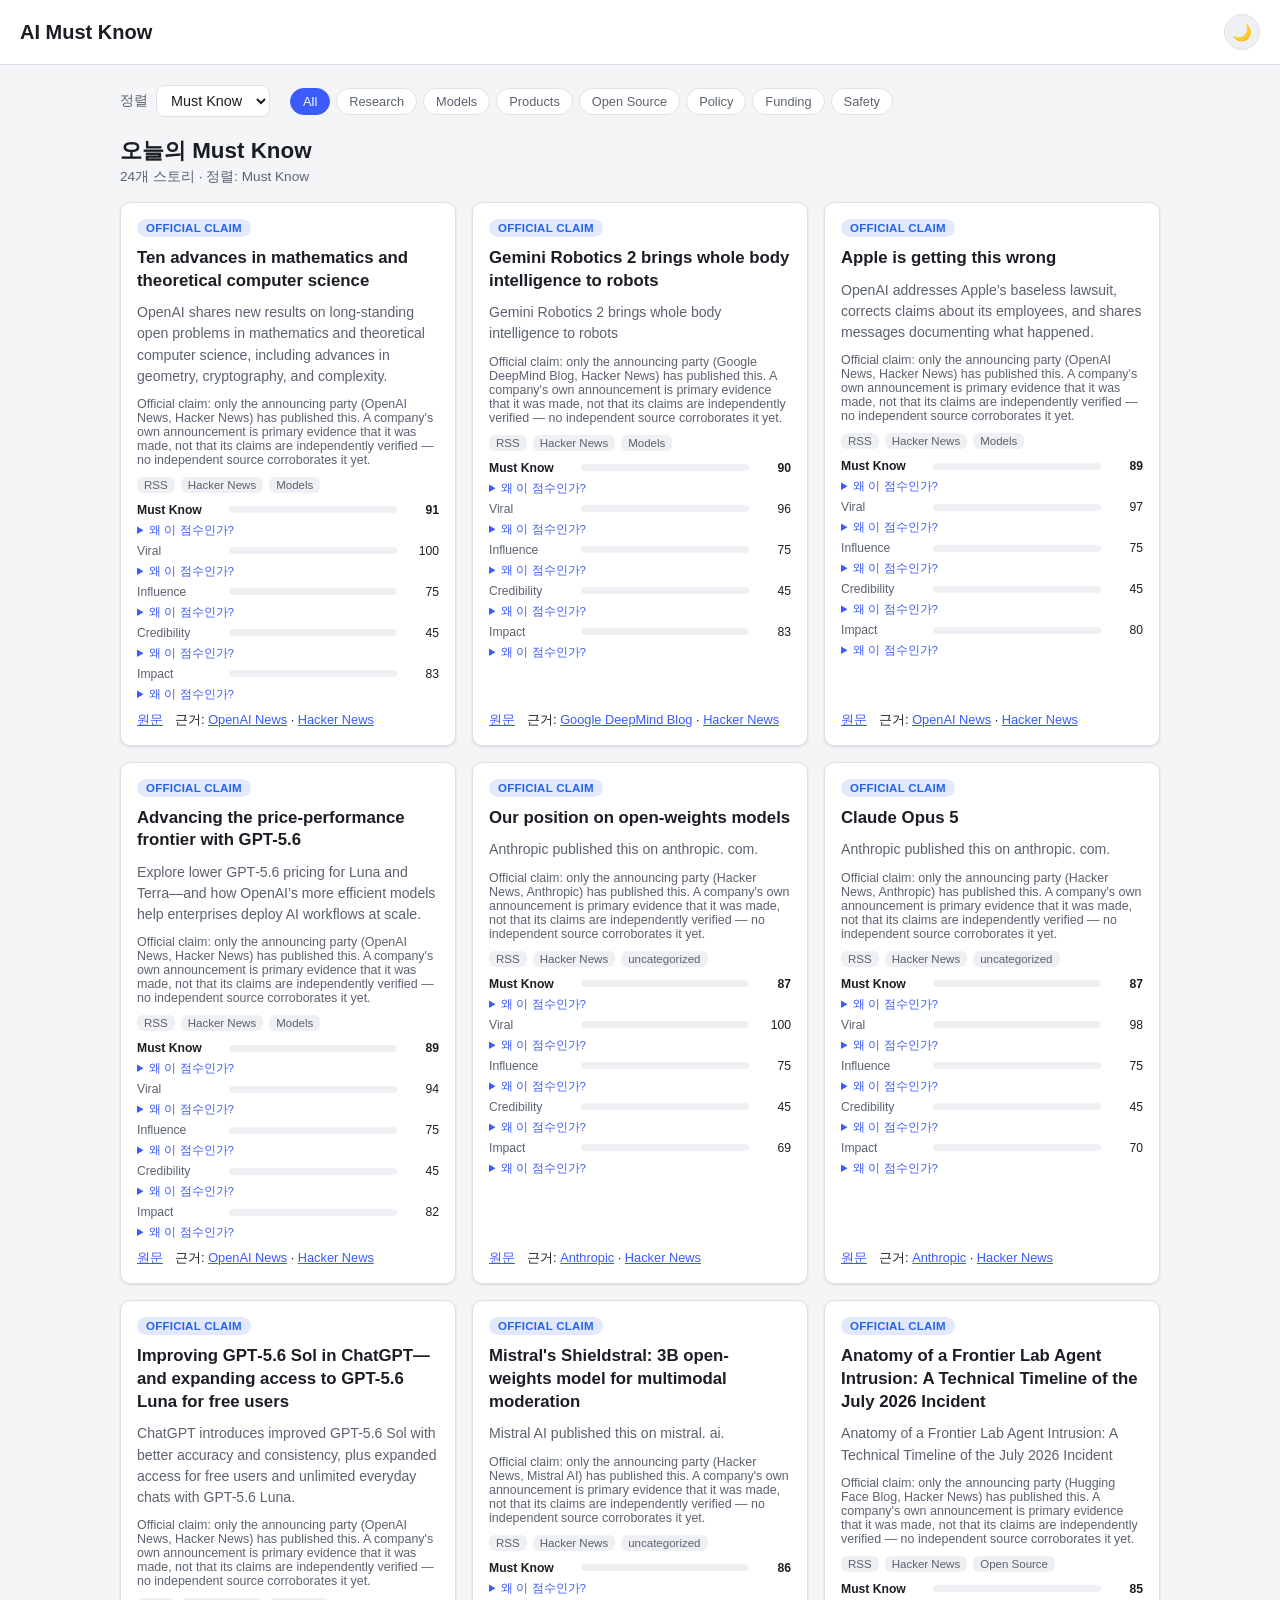
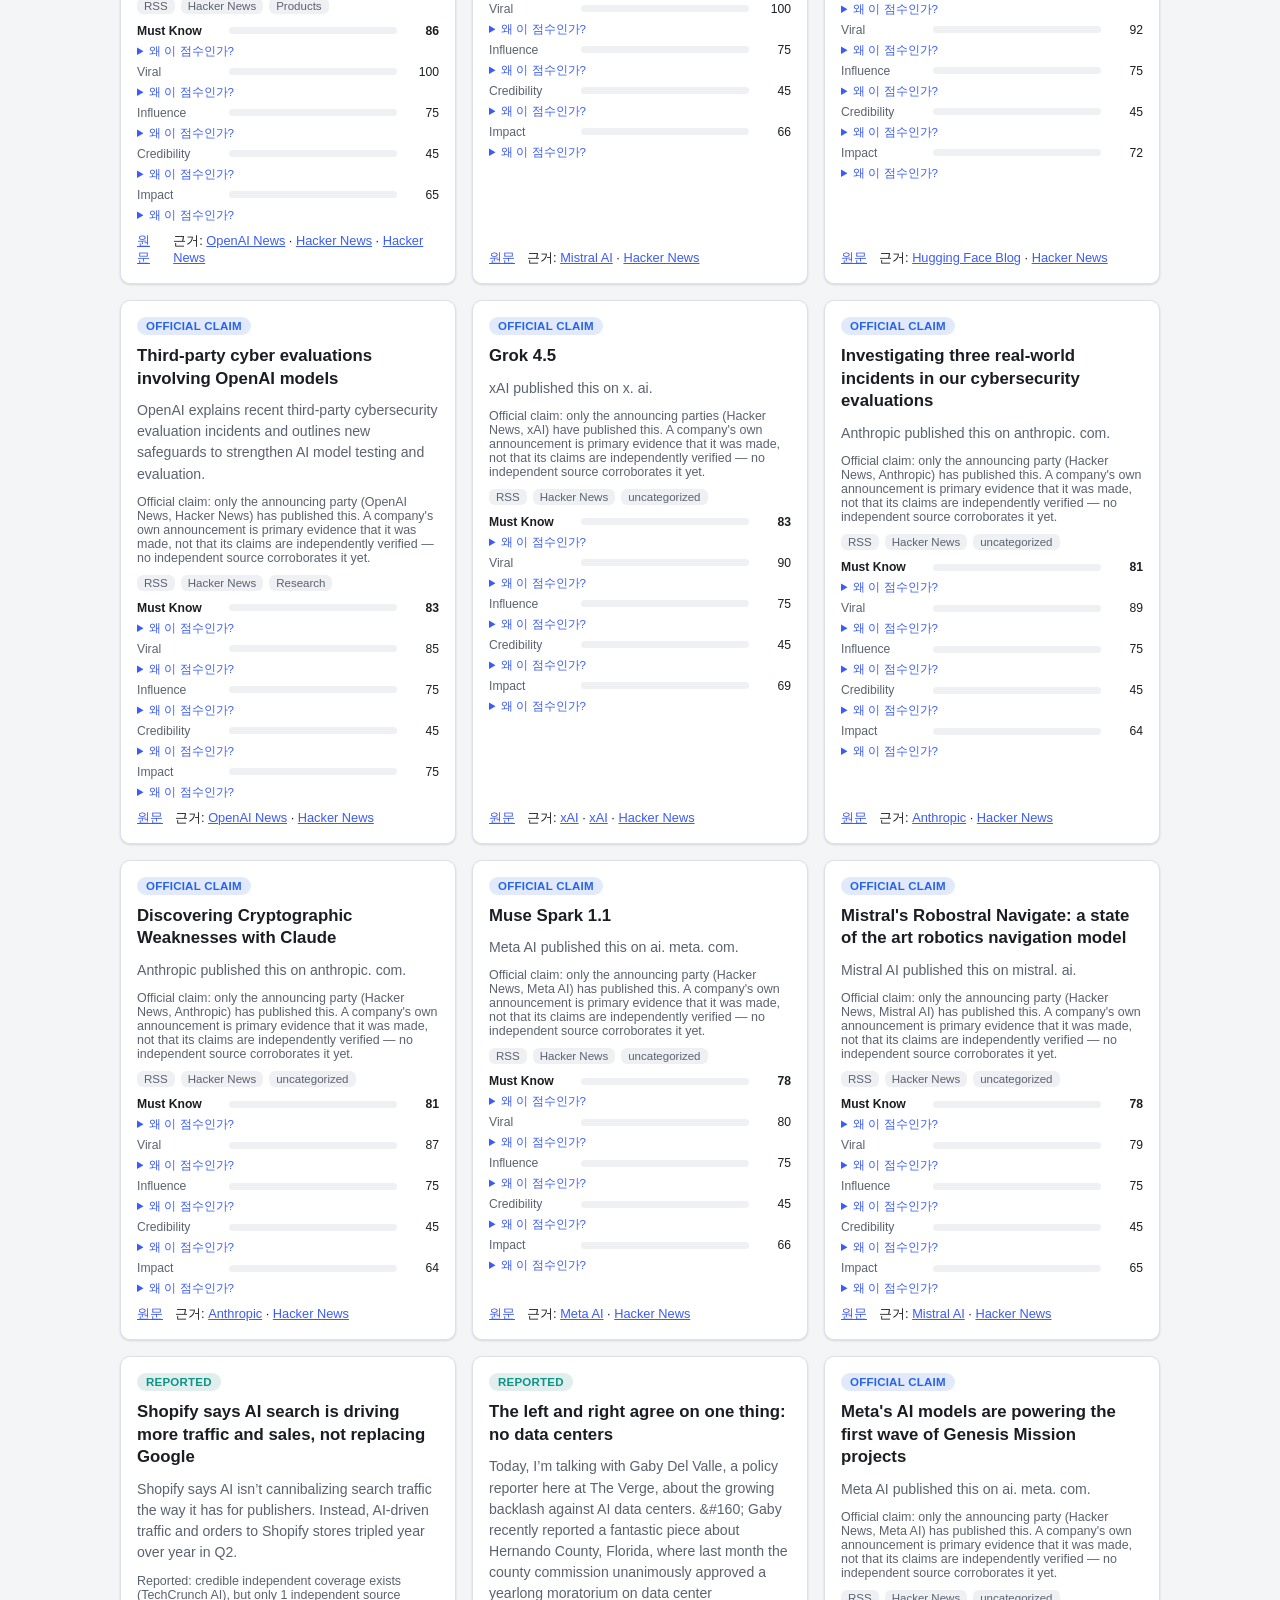
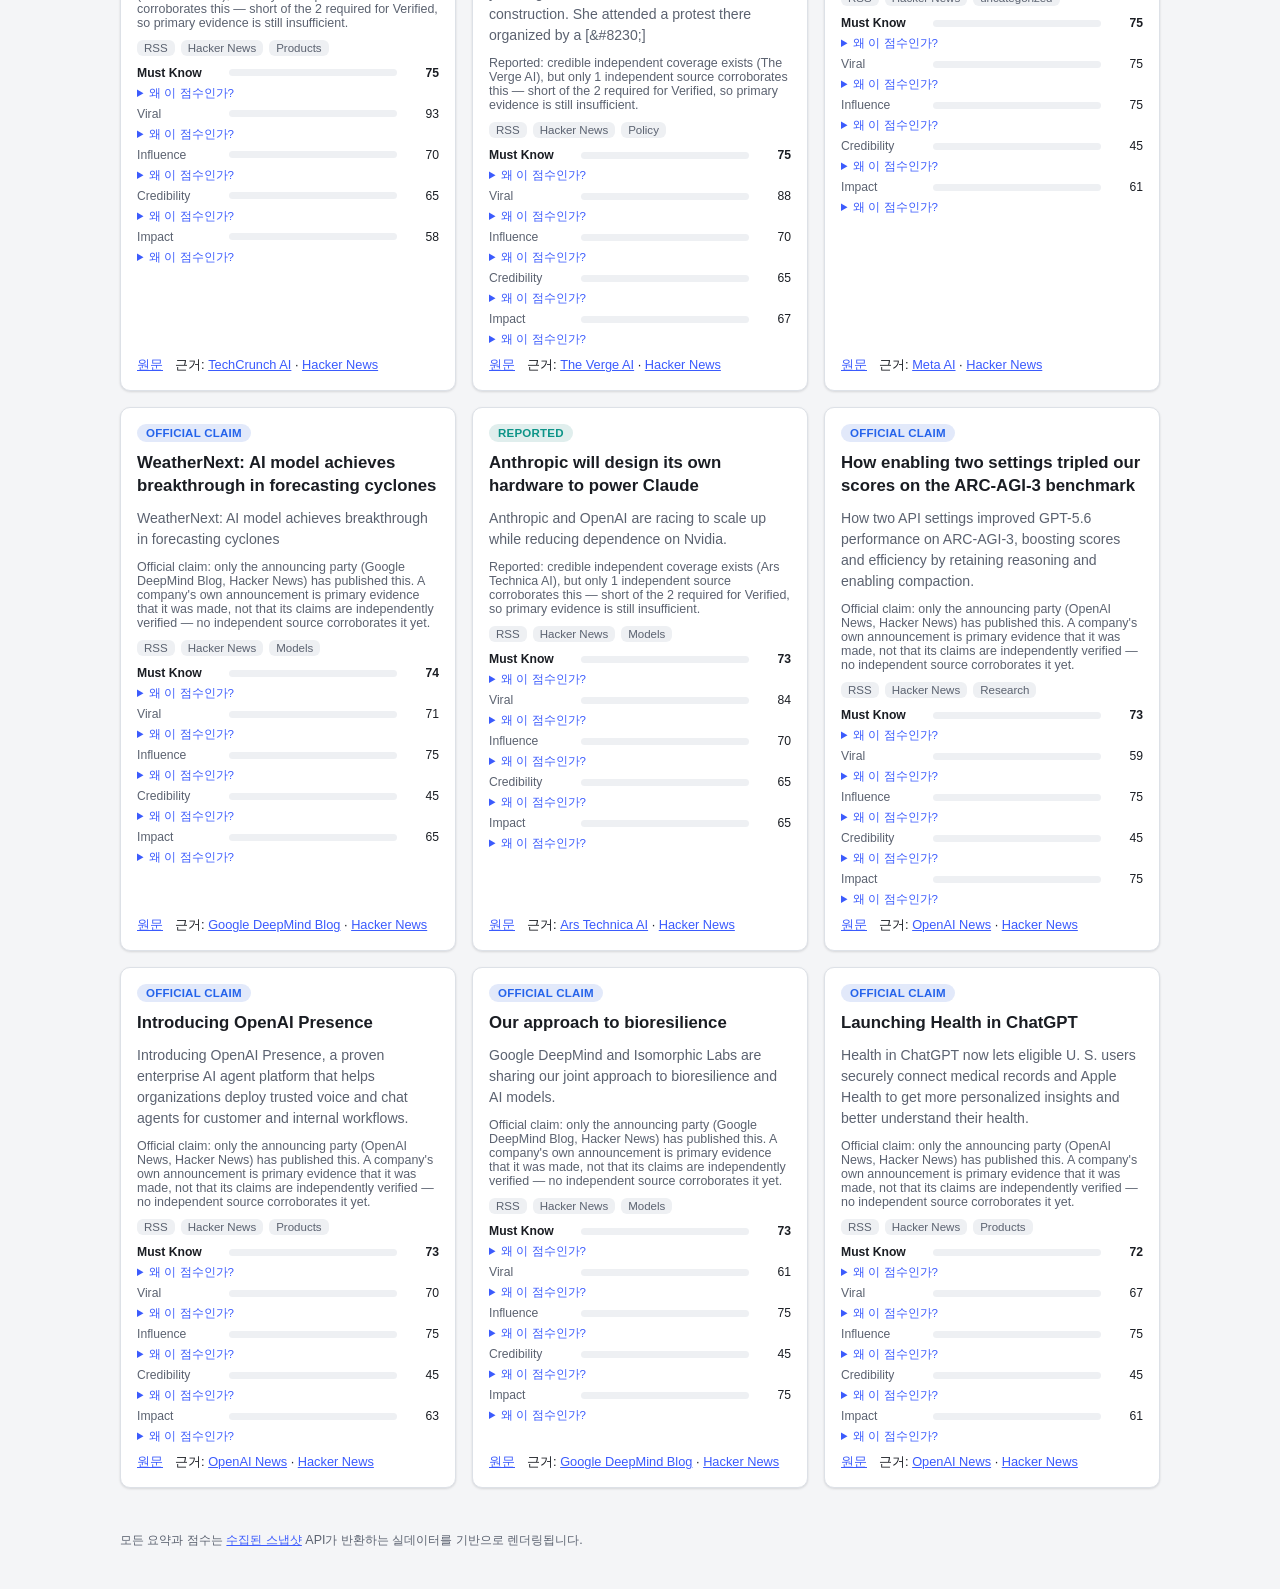
<file: docs/demo/index.html>
<!DOCTYPE html>
<html lang="ko">
<head>
<meta charset="UTF-8">
<meta name="viewport" content="width=device-width, initial-scale=1.0">
<title>AI Must Know</title>
<link rel="stylesheet" href="./style.css">
</head>
<body>
<header class="topbar">
  <a class="brand" href="#/">AI Must Know</a>
  <button id="theme-toggle" type="button" aria-label="Toggle dark mode">🌙</button>
</header>

<main id="app">
  <section id="home-view">
    <div class="controls">
      <div class="control-group" role="group" aria-label="Sort">
        <label for="sort-select">정렬</label>
        <select id="sort-select">
          <option value="mustknow">Must Know</option>
          <option value="viral">Viral</option>
          <option value="credibility">Credibility</option>
          <option value="impact">Impact</option>
          <option value="recent">최신순</option>
        </select>
      </div>
      <div class="control-group category-chips" id="category-chips" role="group" aria-label="Category filter">
        <button type="button" class="chip active" data-category="">All</button>
      </div>
    </div>
    <h1 id="home-title">오늘의 Must Know</h1>
    <p id="home-status" class="status-line" aria-live="polite"></p>
    <div id="card-grid" class="card-grid"></div>
  </section>

  <section id="detail-view" hidden></section>
</main>

<footer class="site-footer">
  <p>모든 요약과 점수는 <a href="./data/stories.json">수집된 스냅샷</a> API가 반환하는 실데이터를 기반으로 렌더링됩니다.</p>
</footer>

<script src="./static-api.js"></script>
<script type="module" src="./app.js"></script>
</body>
</html>
</file>
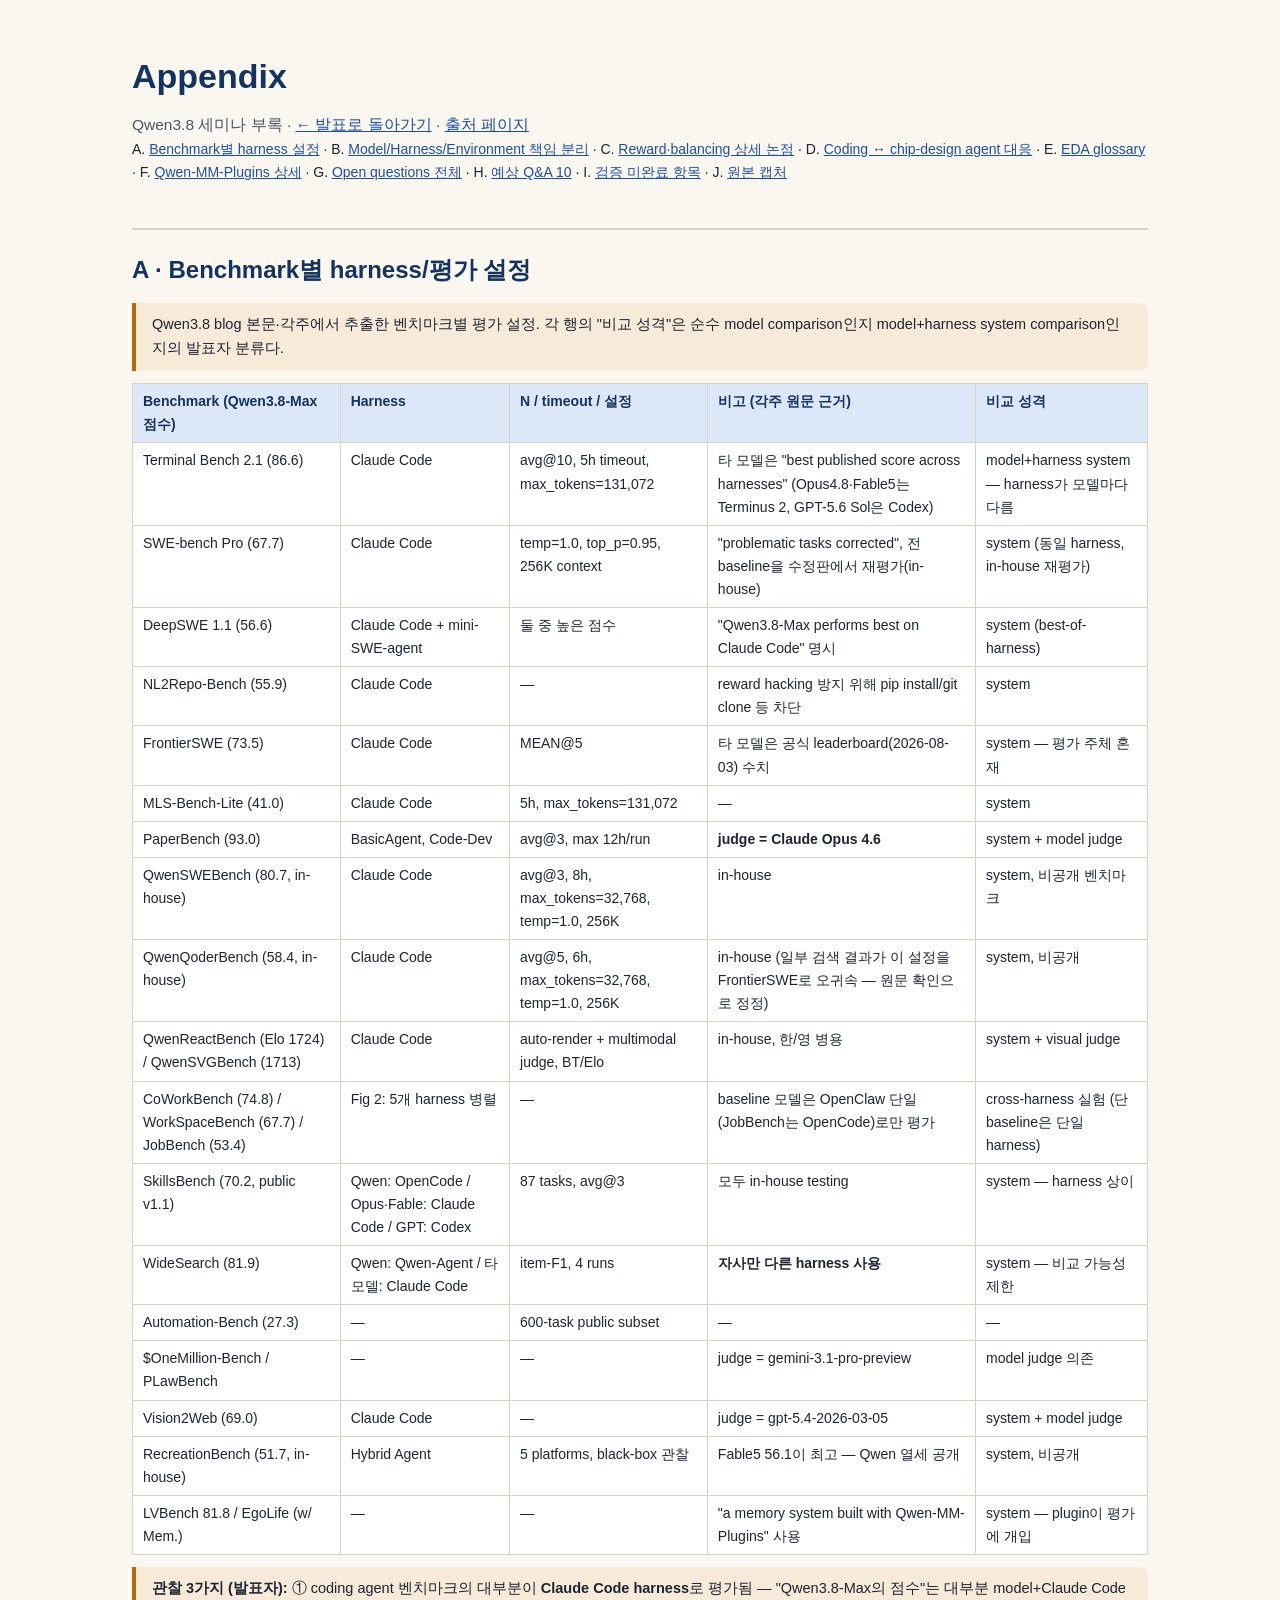
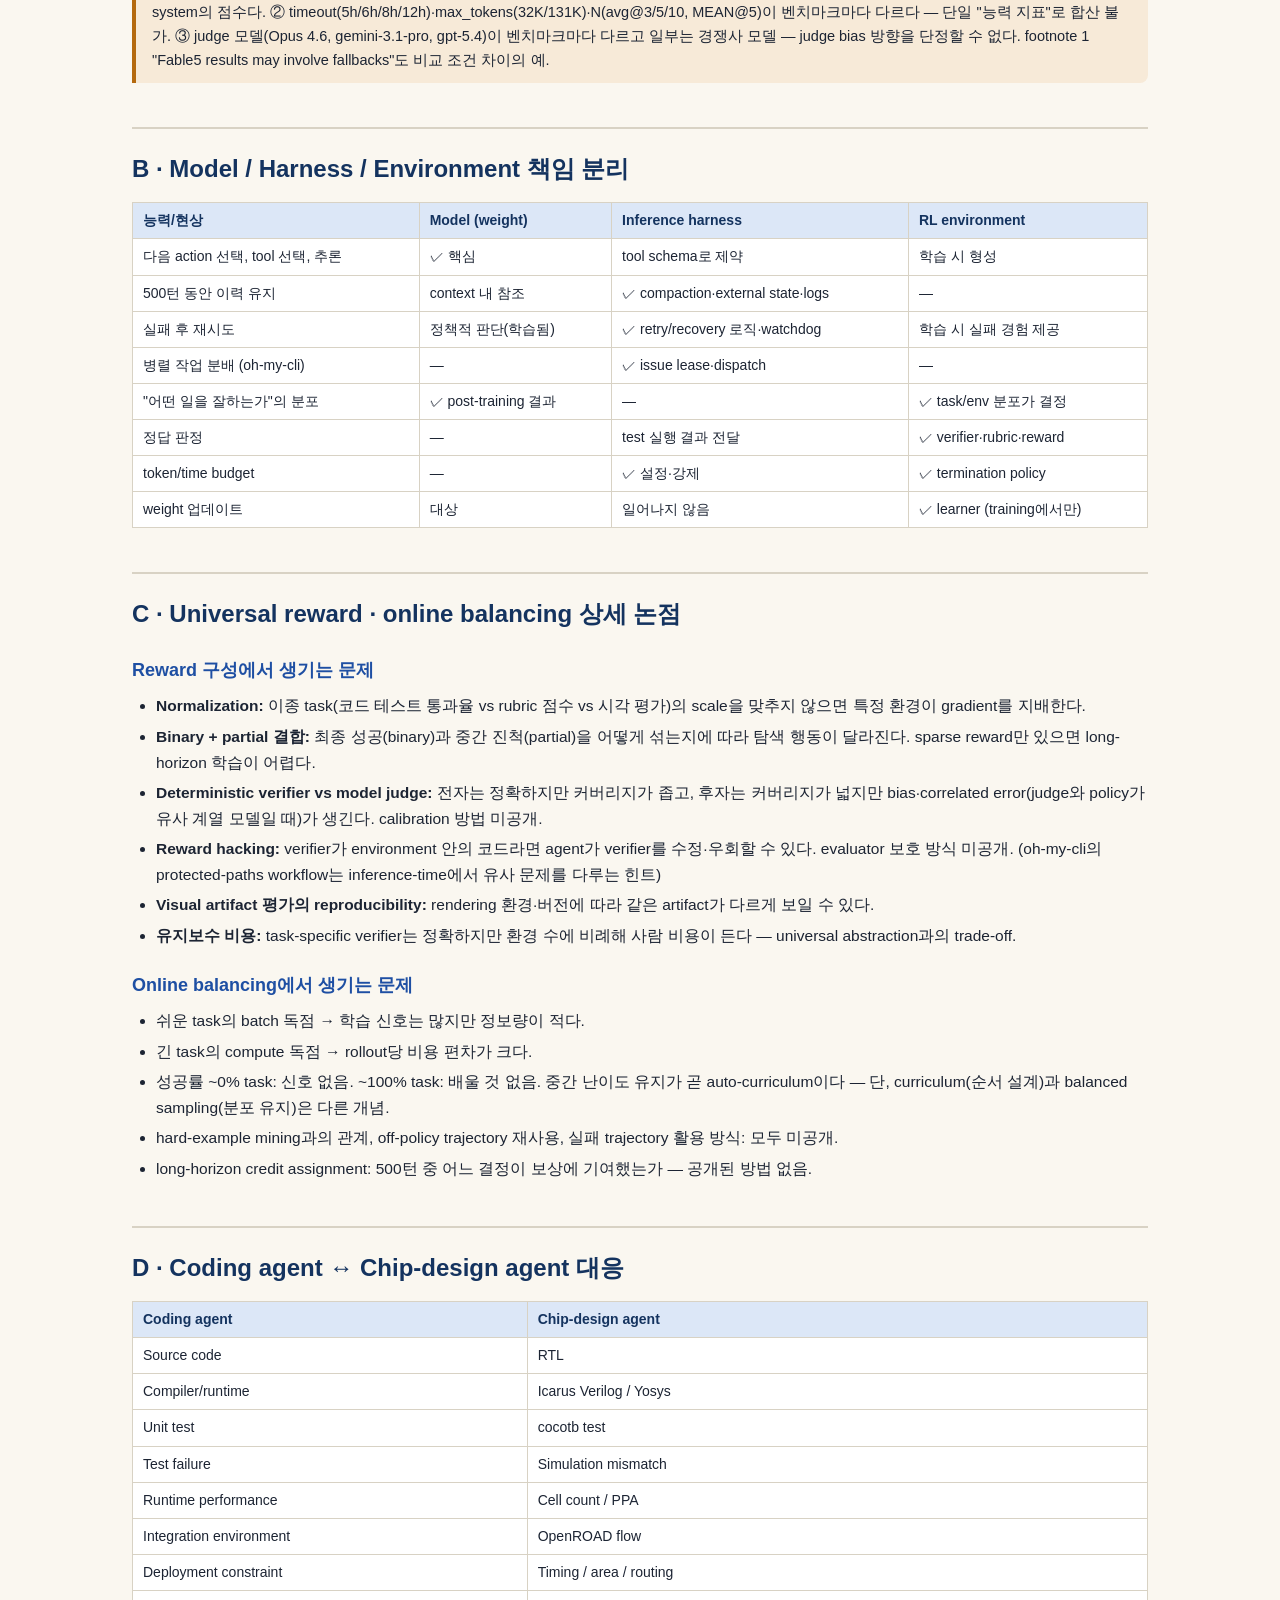
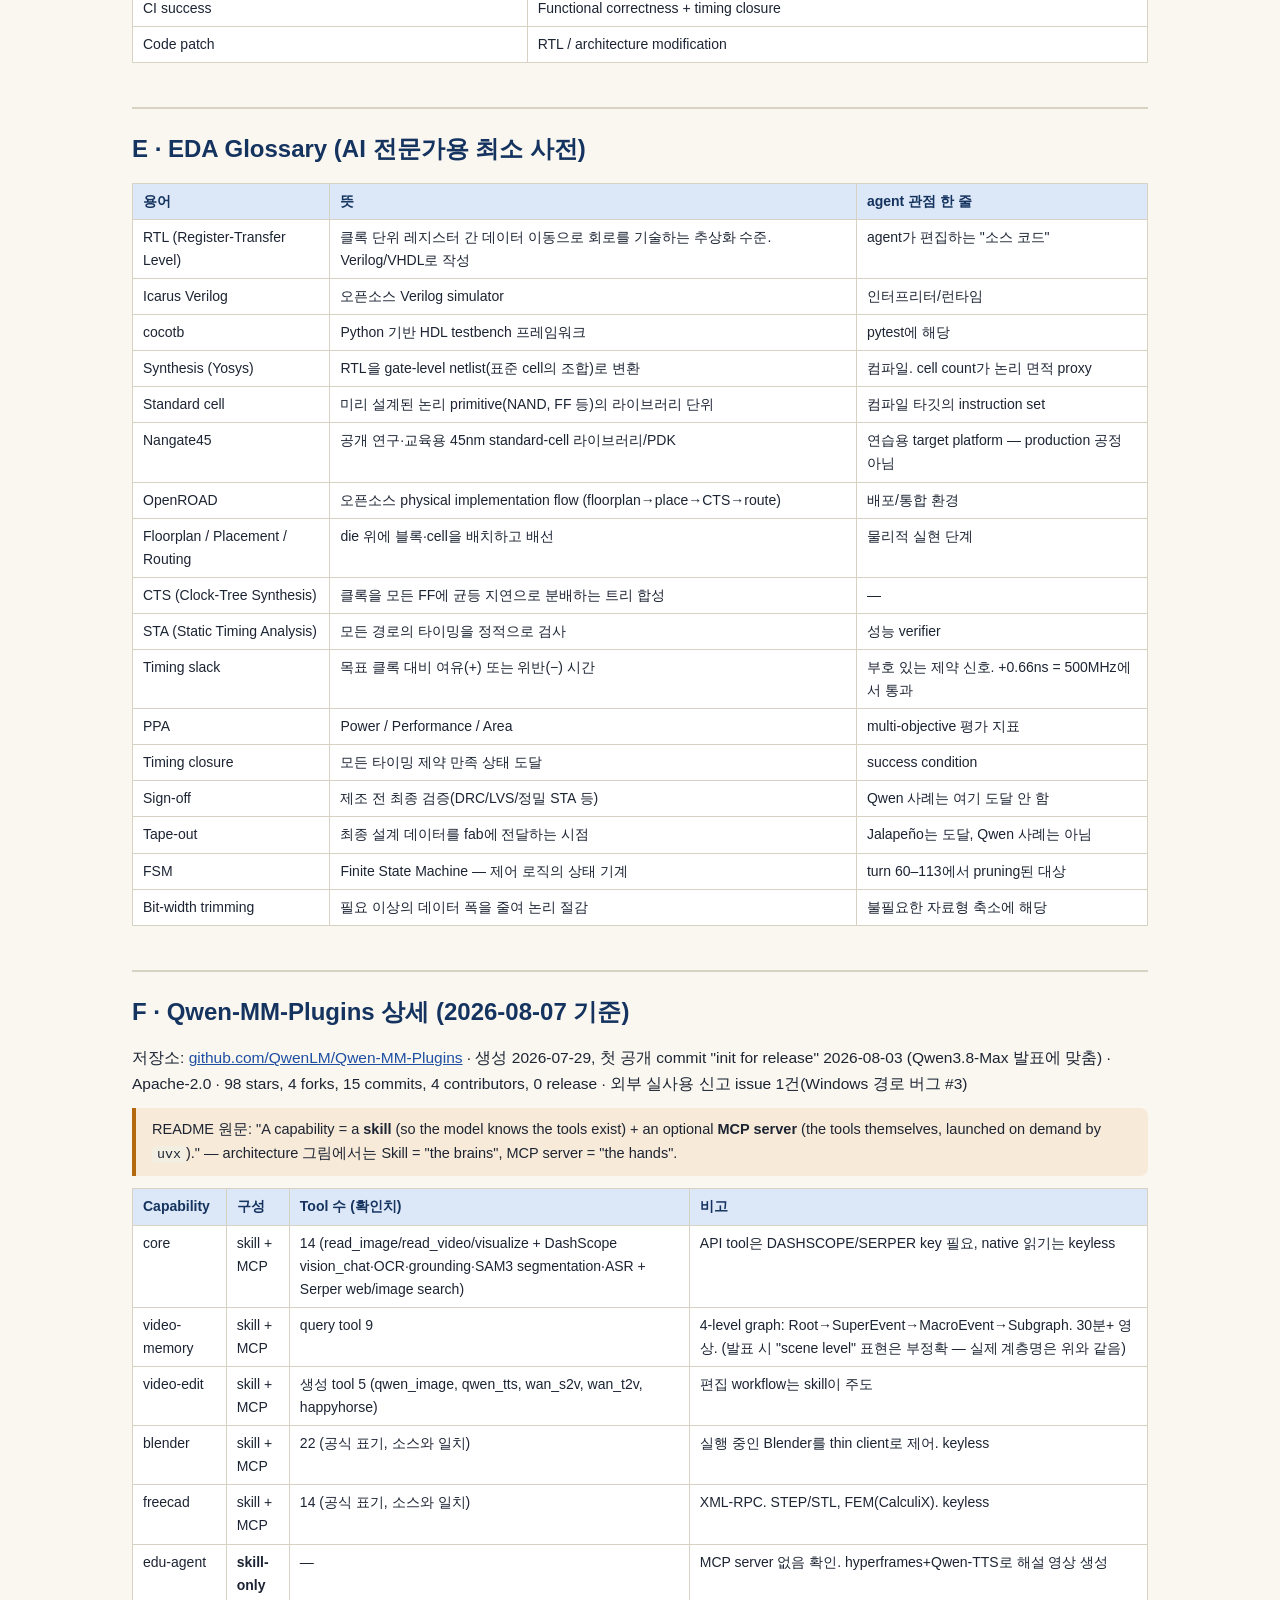
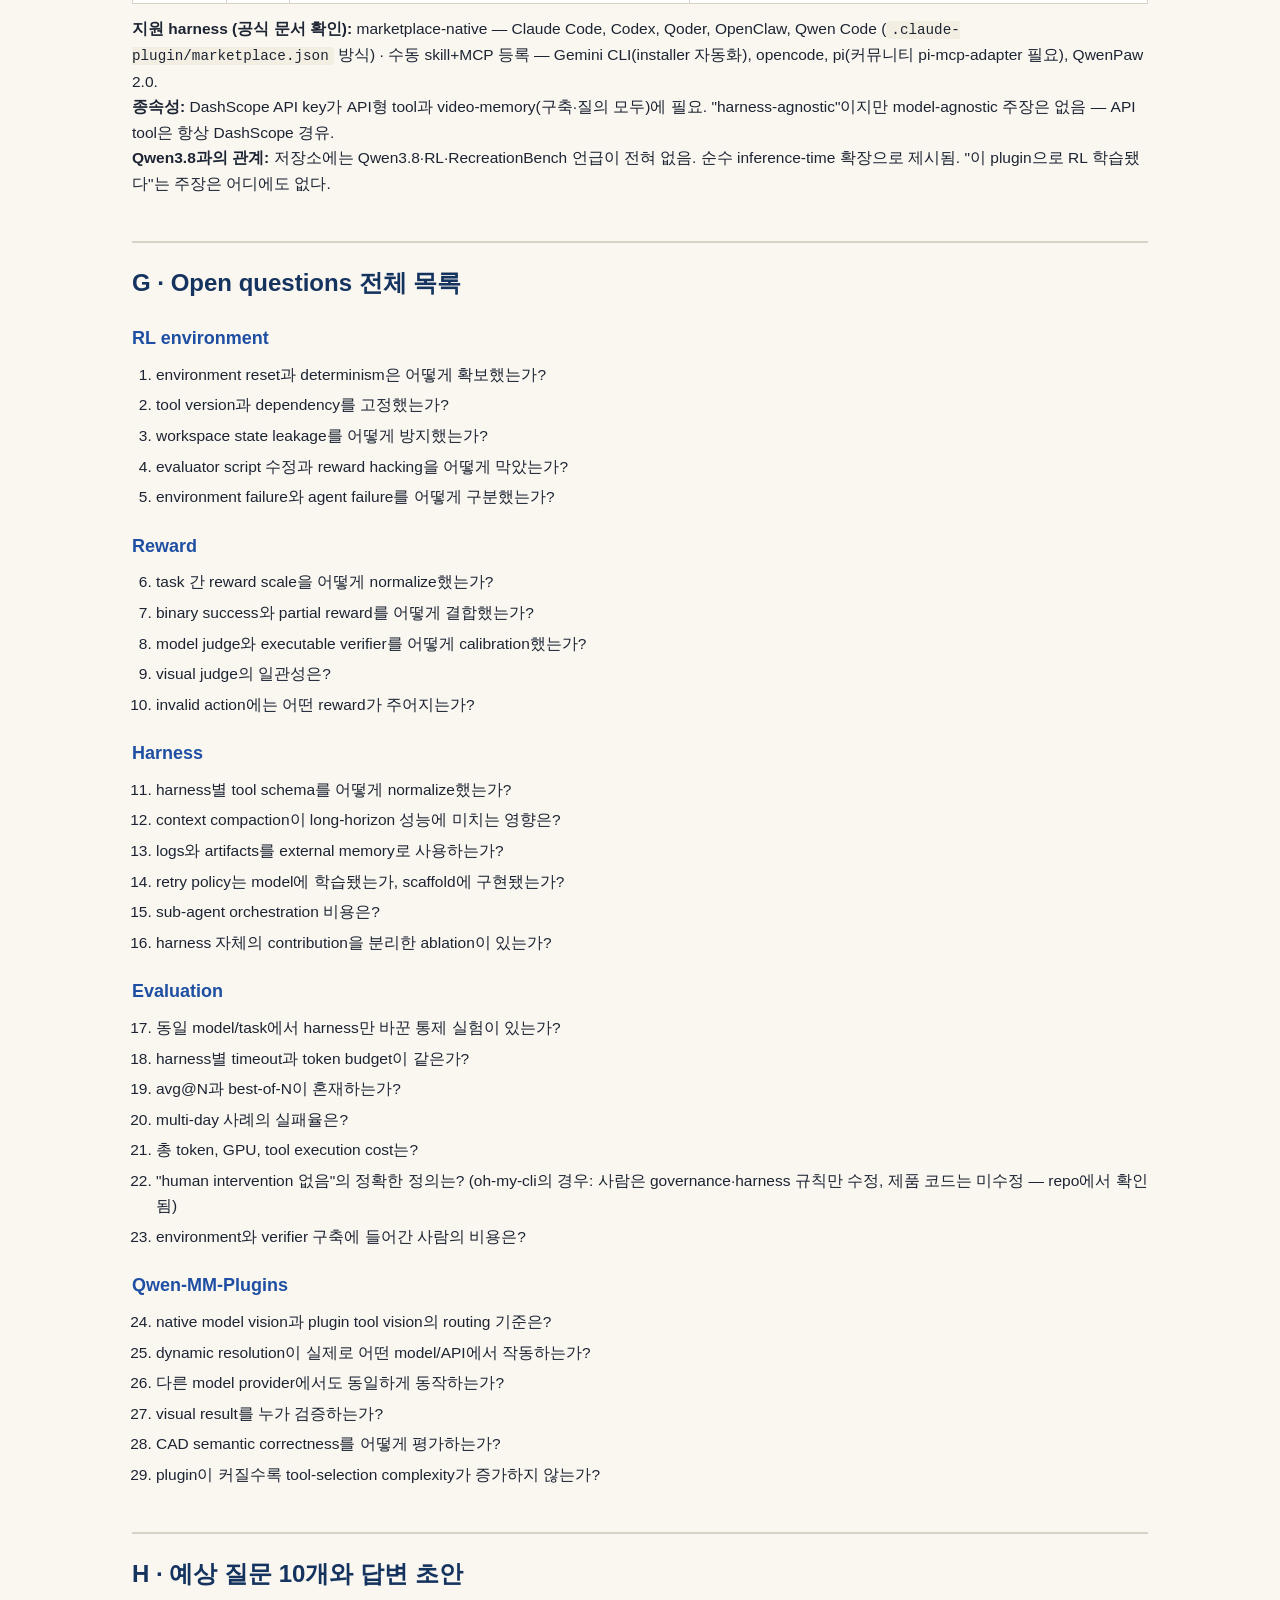
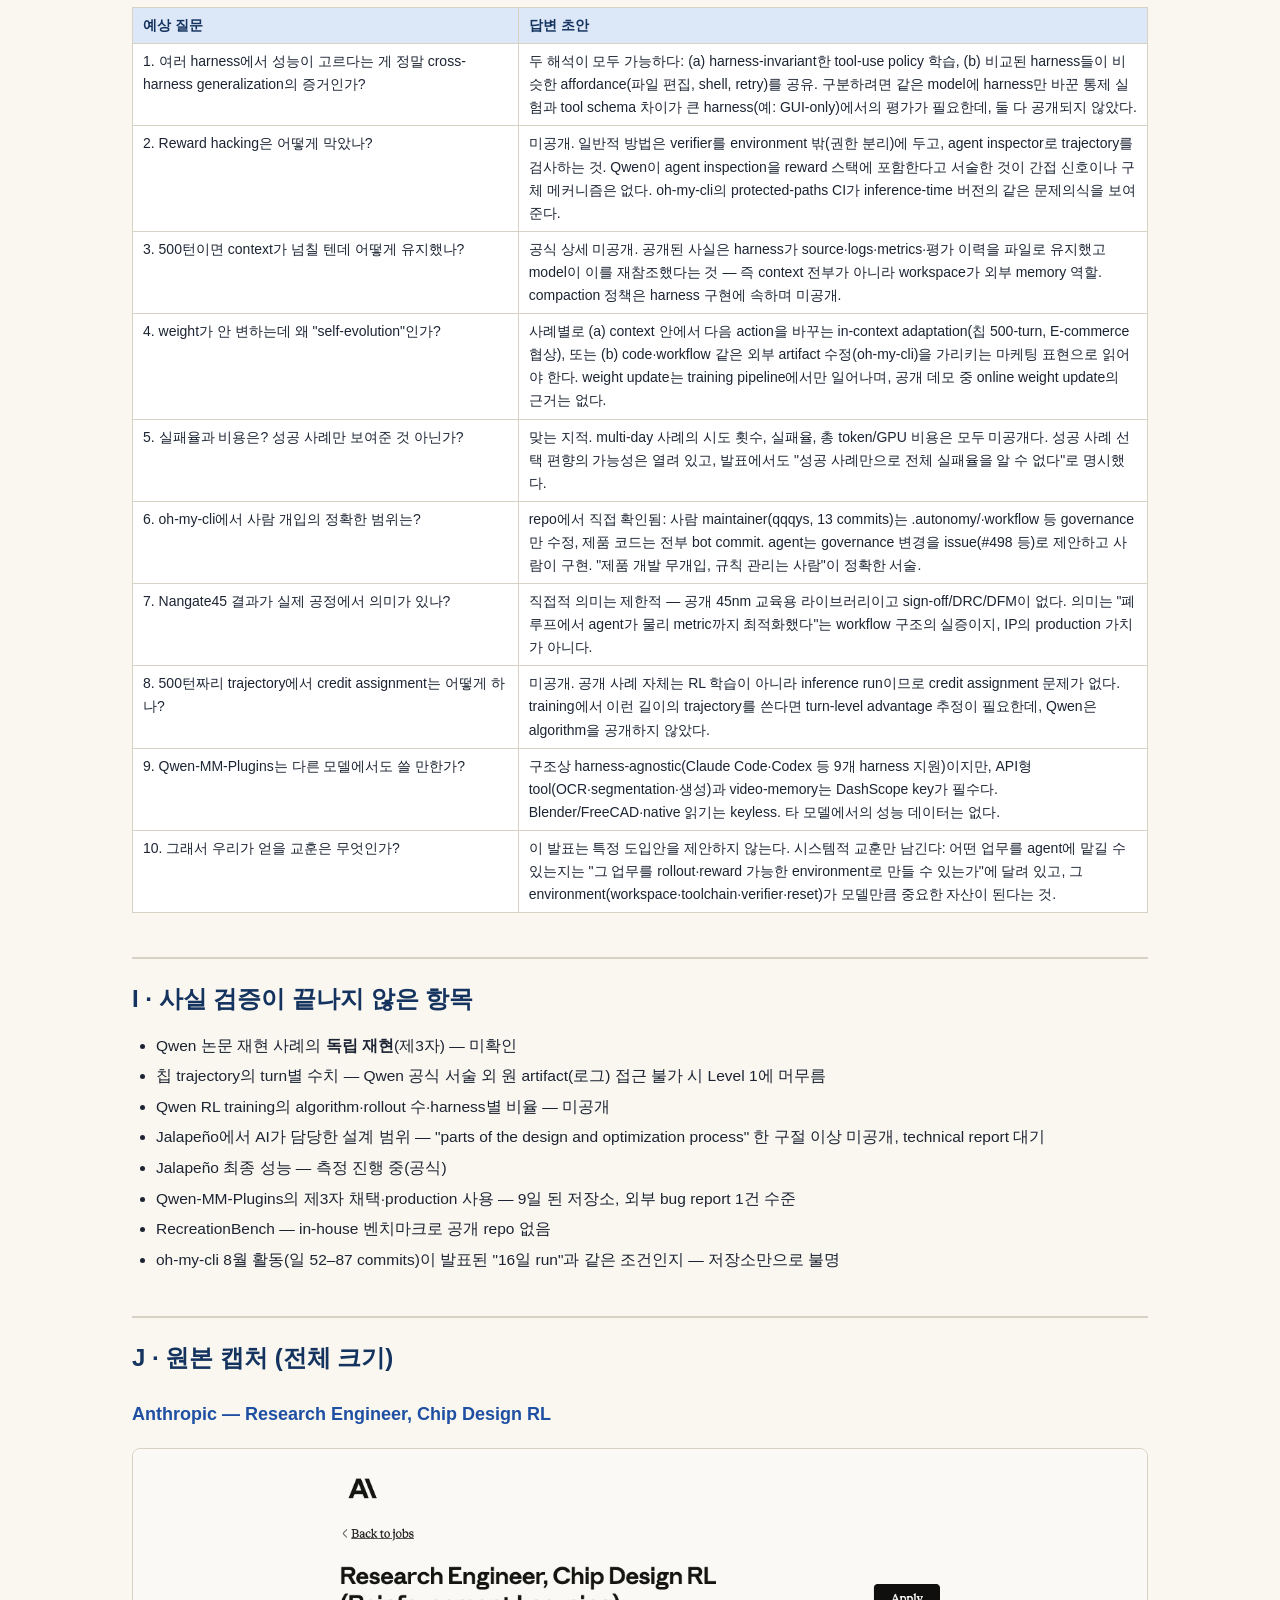
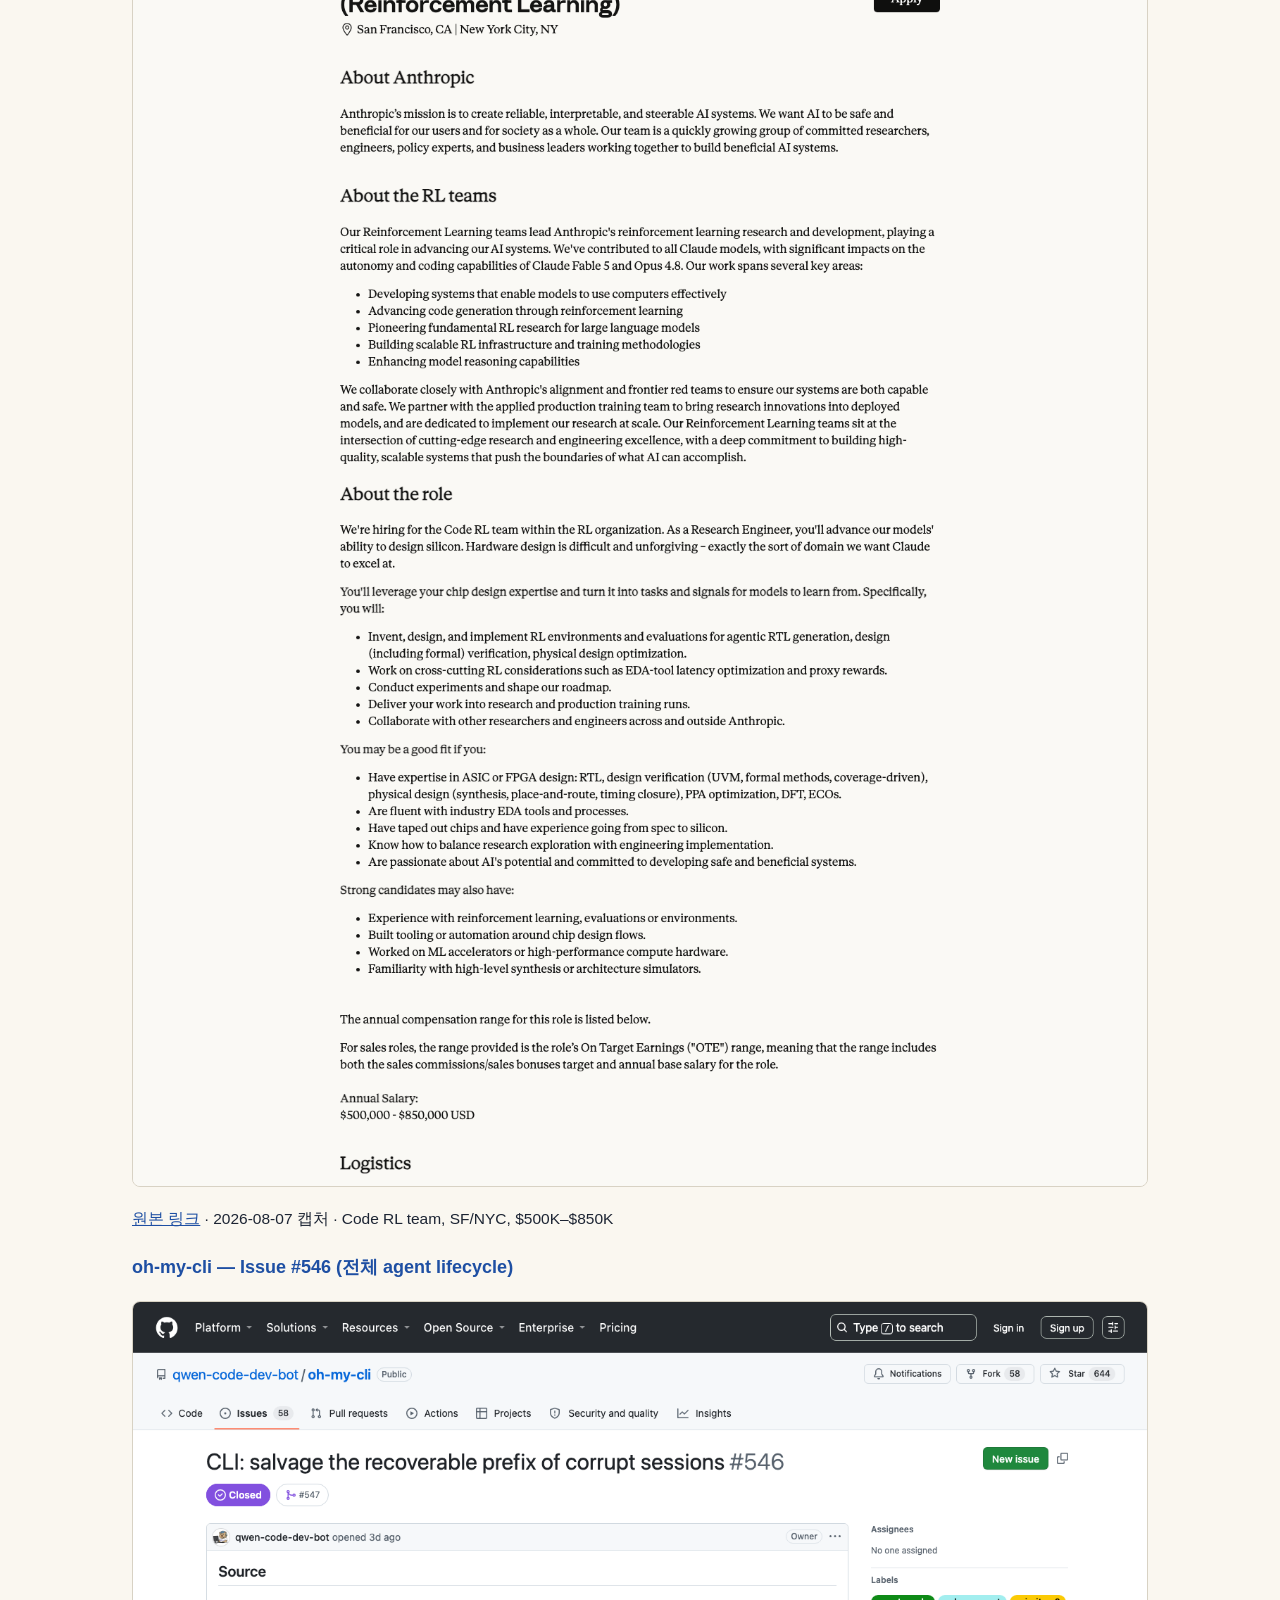
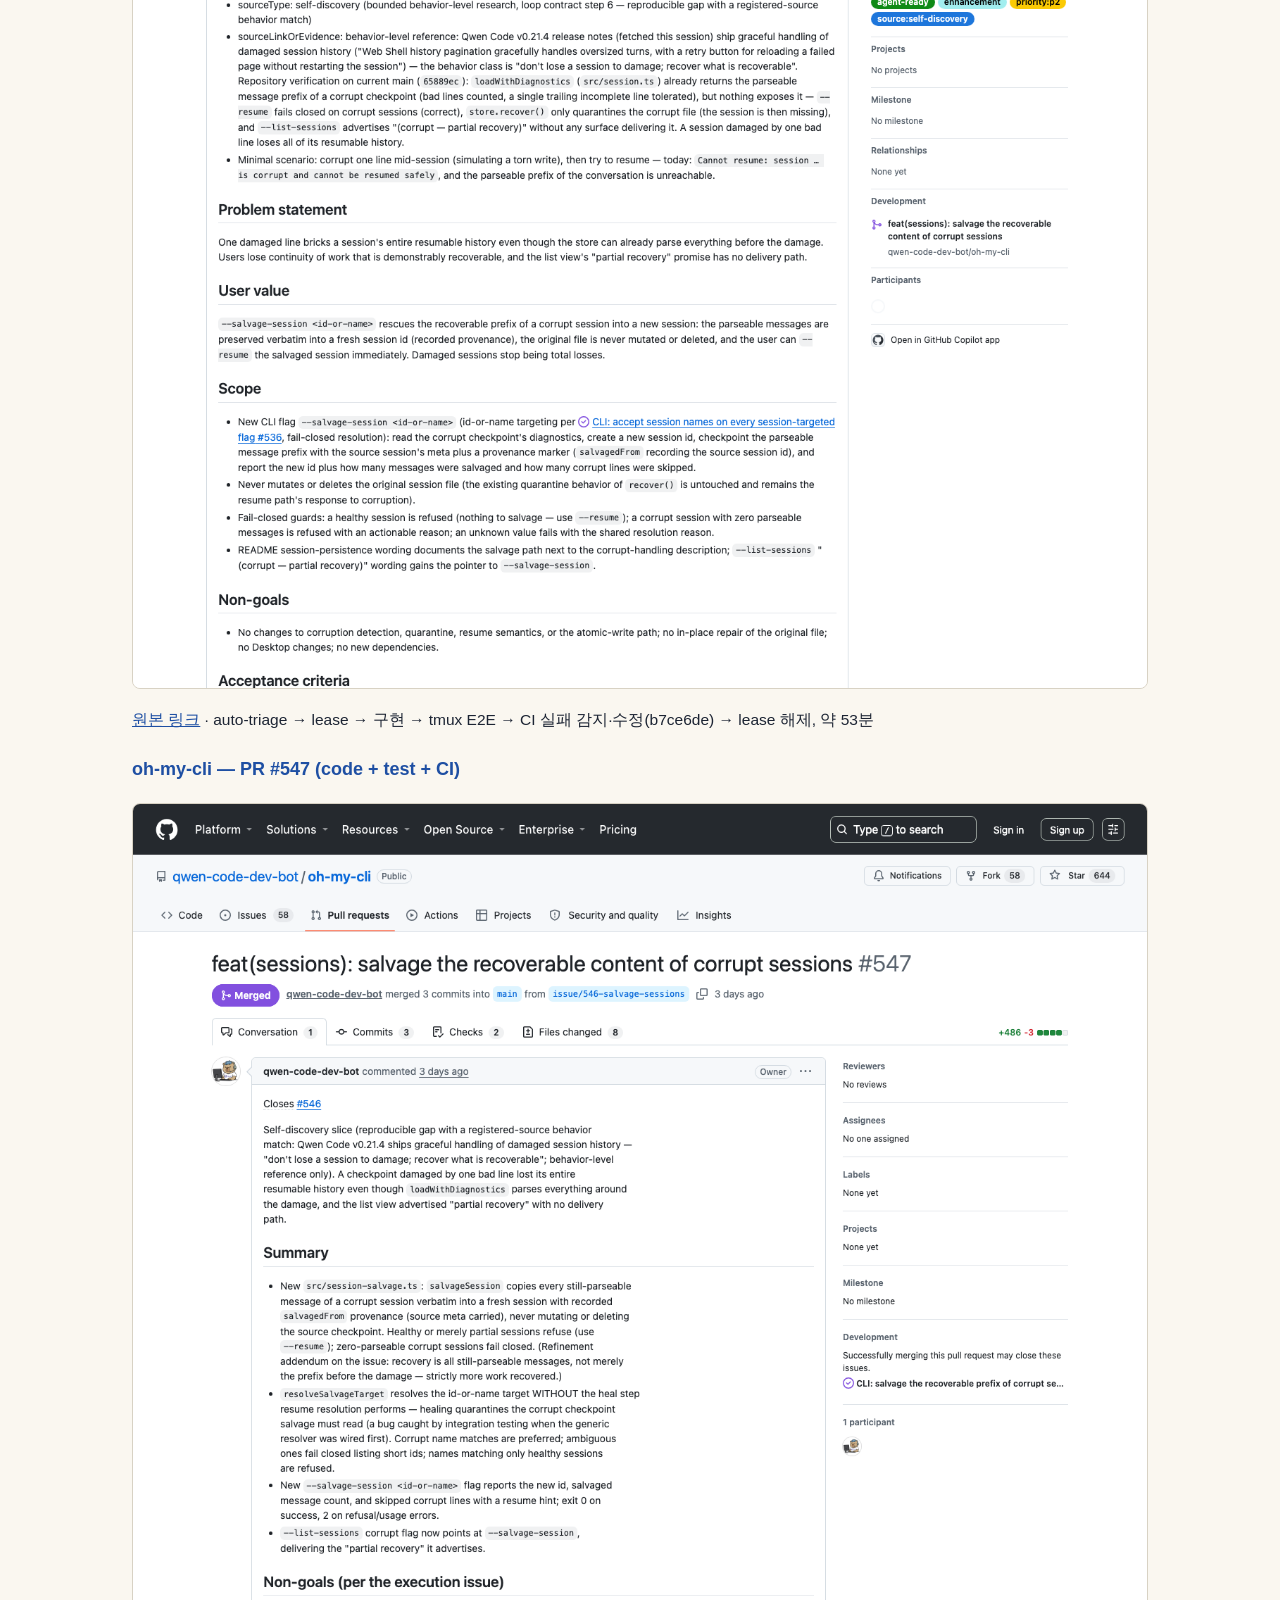
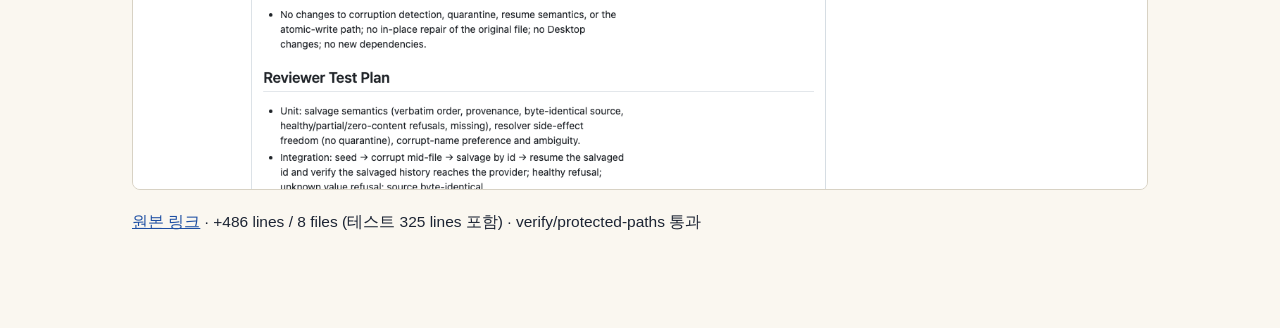
<file: docs/appendix.html>
<!DOCTYPE html>
<html lang="ko">
<head>
<meta charset="utf-8">
<meta name="viewport" content="width=device-width, initial-scale=1">
<title>Appendix — Qwen3.8 세미나</title>
<style>
:root { --ivory:#faf7f0; --ink:#1c2433; --ink-soft:#4a5568; --blue:#1e4fa3; --blue-deep:#14335f;
  --blue-soft:#dce7f7; --amber:#b4690e; --amber-soft:#f7ead8; --teal:#0e7a6e; --line:#d8d2c4; --red:#a33030; }
* { margin:0; padding:0; box-sizing:border-box; }
body { font-family:-apple-system,BlinkMacSystemFont,"Segoe UI","Pretendard","Apple SD Gothic Neo","Noto Sans KR",sans-serif;
  background:var(--ivory); color:var(--ink); line-height:1.65; }
main { max-width:1080px; margin:0 auto; padding:48px 32px 96px; }
h1 { color:var(--blue-deep); font-size:34px; margin-bottom:8px; }
h2 { color:var(--blue-deep); font-size:24px; margin:44px 0 14px; padding-top:20px; border-top:2px solid var(--line); }
h3 { color:var(--blue); font-size:18px; margin:22px 0 8px; }
p, li { font-size:15.5px; } li { margin-bottom:5px; } ul, ol { padding-left:24px; margin-bottom:10px; }
table { border-collapse:collapse; width:100%; font-size:14px; margin:12px 0; }
th, td { border:1px solid var(--line); padding:6px 10px; text-align:left; vertical-align:top; }
th { background:var(--blue-soft); color:var(--blue-deep); }
td { background:#fff; }
code { font-family:ui-monospace,Menlo,monospace; font-size:.92em; background:#f3eee2; padding:1px 5px; border-radius:4px; }
a { color:var(--blue); }
.note { background:var(--amber-soft); border-left:4px solid var(--amber); padding:10px 16px; border-radius:0 8px 8px 0; margin:12px 0; font-size:14.5px; }
img.shot { max-width:100%; border:1px solid var(--line); border-radius:8px; margin:10px 0; }
nav { font-size:14px; margin-bottom:24px; }
@media print { body { background:#fff; } }
</style>
</head>
<body>
<main>
<h1>Appendix</h1>
<p style="color:var(--ink-soft)">Qwen3.8 세미나 부록 · <a href="index.html">← 발표로 돌아가기</a> · <a href="sources.html">출처 페이지</a></p>
<nav>
A. <a href="#a">Benchmark별 harness 설정</a> ·
B. <a href="#b">Model/Harness/Environment 책임 분리</a> ·
C. <a href="#c">Reward·balancing 상세 논점</a> ·
D. <a href="#d">Coding ↔ chip-design agent 대응</a> ·
E. <a href="#e">EDA glossary</a> ·
F. <a href="#f">Qwen-MM-Plugins 상세</a> ·
G. <a href="#g">Open questions 전체</a> ·
H. <a href="#h">예상 Q&amp;A 10</a> ·
I. <a href="#i">검증 미완료 항목</a> ·
J. <a href="#j">원본 캡처</a>
</nav>

<h2 id="a">A · Benchmark별 harness/평가 설정</h2>
<div class="note" id="bench-note">Qwen3.8 blog 본문·각주에서 추출한 벤치마크별 평가 설정. 각 행의 "비교 성격"은 순수 model comparison인지 model+harness system comparison인지의 발표자 분류다.</div>
<table>
<tr><th>Benchmark (Qwen3.8-Max 점수)</th><th>Harness</th><th>N / timeout / 설정</th><th>비고 (각주 원문 근거)</th><th>비교 성격</th></tr>
<tr><td>Terminal Bench 2.1 (86.6)</td><td>Claude Code</td><td>avg@10, 5h timeout, max_tokens=131,072</td><td>타 모델은 "best published score across harnesses" (Opus4.8·Fable5는 Terminus 2, GPT-5.6 Sol은 Codex)</td><td>model+harness system — harness가 모델마다 다름</td></tr>
<tr><td>SWE-bench Pro (67.7)</td><td>Claude Code</td><td>temp=1.0, top_p=0.95, 256K context</td><td>"problematic tasks corrected", 전 baseline을 수정판에서 재평가(in-house)</td><td>system (동일 harness, in-house 재평가)</td></tr>
<tr><td>DeepSWE 1.1 (56.6)</td><td>Claude Code + mini-SWE-agent</td><td>둘 중 높은 점수</td><td>"Qwen3.8-Max performs best on Claude Code" 명시</td><td>system (best-of-harness)</td></tr>
<tr><td>NL2Repo-Bench (55.9)</td><td>Claude Code</td><td>—</td><td>reward hacking 방지 위해 pip install/git clone 등 차단</td><td>system</td></tr>
<tr><td>FrontierSWE (73.5)</td><td>Claude Code</td><td>MEAN@5</td><td>타 모델은 공식 leaderboard(2026-08-03) 수치</td><td>system — 평가 주체 혼재</td></tr>
<tr><td>MLS-Bench-Lite (41.0)</td><td>Claude Code</td><td>5h, max_tokens=131,072</td><td>—</td><td>system</td></tr>
<tr><td>PaperBench (93.0)</td><td>BasicAgent, Code-Dev</td><td>avg@3, max 12h/run</td><td><b>judge = Claude Opus 4.6</b></td><td>system + model judge</td></tr>
<tr><td>QwenSWEBench (80.7, in-house)</td><td>Claude Code</td><td>avg@3, 8h, max_tokens=32,768, temp=1.0, 256K</td><td>in-house</td><td>system, 비공개 벤치마크</td></tr>
<tr><td>QwenQoderBench (58.4, in-house)</td><td>Claude Code</td><td>avg@5, 6h, max_tokens=32,768, temp=1.0, 256K</td><td>in-house (일부 검색 결과가 이 설정을 FrontierSWE로 오귀속 — 원문 확인으로 정정)</td><td>system, 비공개</td></tr>
<tr><td>QwenReactBench (Elo 1724) / QwenSVGBench (1713)</td><td>Claude Code</td><td>auto-render + multimodal judge, BT/Elo</td><td>in-house, 한/영 병용</td><td>system + visual judge</td></tr>
<tr><td>CoWorkBench (74.8) / WorkSpaceBench (67.7) / JobBench (53.4)</td><td>Fig 2: 5개 harness 병렬</td><td>—</td><td>baseline 모델은 OpenClaw 단일(JobBench는 OpenCode)로만 평가</td><td>cross-harness 실험 (단 baseline은 단일 harness)</td></tr>
<tr><td>SkillsBench (70.2, public v1.1)</td><td>Qwen: OpenCode / Opus·Fable: Claude Code / GPT: Codex</td><td>87 tasks, avg@3</td><td>모두 in-house testing</td><td>system — harness 상이</td></tr>
<tr><td>WideSearch (81.9)</td><td>Qwen: Qwen-Agent / 타 모델: Claude Code</td><td>item-F1, 4 runs</td><td><b>자사만 다른 harness 사용</b></td><td>system — 비교 가능성 제한</td></tr>
<tr><td>Automation-Bench (27.3)</td><td>—</td><td>600-task public subset</td><td>—</td><td>—</td></tr>
<tr><td>$OneMillion-Bench / PLawBench</td><td>—</td><td>—</td><td>judge = gemini-3.1-pro-preview</td><td>model judge 의존</td></tr>
<tr><td>Vision2Web (69.0)</td><td>Claude Code</td><td>—</td><td>judge = gpt-5.4-2026-03-05</td><td>system + model judge</td></tr>
<tr><td>RecreationBench (51.7, in-house)</td><td>Hybrid Agent</td><td>5 platforms, black-box 관찰</td><td>Fable5 56.1이 최고 — Qwen 열세 공개</td><td>system, 비공개</td></tr>
<tr><td>LVBench 81.8 / EgoLife (w/ Mem.)</td><td>—</td><td>—</td><td>"a memory system built with Qwen-MM-Plugins" 사용</td><td>system — plugin이 평가에 개입</td></tr>
</table>
<div class="note"><b>관찰 3가지 (발표자):</b> ① coding agent 벤치마크의 대부분이 <b>Claude Code harness</b>로 평가됨 — "Qwen3.8-Max의 점수"는 대부분 model+Claude Code system의 점수다. ② timeout(5h/6h/8h/12h)·max_tokens(32K/131K)·N(avg@3/5/10, MEAN@5)이 벤치마크마다 다르다 — 단일 "능력 지표"로 합산 불가. ③ judge 모델(Opus 4.6, gemini-3.1-pro, gpt-5.4)이 벤치마크마다 다르고 일부는 경쟁사 모델 — judge bias 방향을 단정할 수 없다. footnote 1 "Fable5 results may involve fallbacks"도 비교 조건 차이의 예.</div>

<h2 id="b">B · Model / Harness / Environment 책임 분리</h2>
<table>
<tr><th>능력/현상</th><th>Model (weight)</th><th>Inference harness</th><th>RL environment</th></tr>
<tr><td>다음 action 선택, tool 선택, 추론</td><td>✓ 핵심</td><td>tool schema로 제약</td><td>학습 시 형성</td></tr>
<tr><td>500턴 동안 이력 유지</td><td>context 내 참조</td><td>✓ compaction·external state·logs</td><td>—</td></tr>
<tr><td>실패 후 재시도</td><td>정책적 판단(학습됨)</td><td>✓ retry/recovery 로직·watchdog</td><td>학습 시 실패 경험 제공</td></tr>
<tr><td>병렬 작업 분배 (oh-my-cli)</td><td>—</td><td>✓ issue lease·dispatch</td><td>—</td></tr>
<tr><td>"어떤 일을 잘하는가"의 분포</td><td>✓ post-training 결과</td><td>—</td><td>✓ task/env 분포가 결정</td></tr>
<tr><td>정답 판정</td><td>—</td><td>test 실행 결과 전달</td><td>✓ verifier·rubric·reward</td></tr>
<tr><td>token/time budget</td><td>—</td><td>✓ 설정·강제</td><td>✓ termination policy</td></tr>
<tr><td>weight 업데이트</td><td>대상</td><td>일어나지 않음</td><td>✓ learner (training에서만)</td></tr>
</table>

<h2 id="c">C · Universal reward · online balancing 상세 논점</h2>
<h3>Reward 구성에서 생기는 문제</h3>
<ul>
<li><b>Normalization:</b> 이종 task(코드 테스트 통과율 vs rubric 점수 vs 시각 평가)의 scale을 맞추지 않으면 특정 환경이 gradient를 지배한다.</li>
<li><b>Binary + partial 결합:</b> 최종 성공(binary)과 중간 진척(partial)을 어떻게 섞는지에 따라 탐색 행동이 달라진다. sparse reward만 있으면 long-horizon 학습이 어렵다.</li>
<li><b>Deterministic verifier vs model judge:</b> 전자는 정확하지만 커버리지가 좁고, 후자는 커버리지가 넓지만 bias·correlated error(judge와 policy가 유사 계열 모델일 때)가 생긴다. calibration 방법 미공개.</li>
<li><b>Reward hacking:</b> verifier가 environment 안의 코드라면 agent가 verifier를 수정·우회할 수 있다. evaluator 보호 방식 미공개. (oh-my-cli의 protected-paths workflow는 inference-time에서 유사 문제를 다루는 힌트)</li>
<li><b>Visual artifact 평가의 reproducibility:</b> rendering 환경·버전에 따라 같은 artifact가 다르게 보일 수 있다.</li>
<li><b>유지보수 비용:</b> task-specific verifier는 정확하지만 환경 수에 비례해 사람 비용이 든다 — universal abstraction과의 trade-off.</li>
</ul>
<h3>Online balancing에서 생기는 문제</h3>
<ul>
<li>쉬운 task의 batch 독점 → 학습 신호는 많지만 정보량이 적다.</li>
<li>긴 task의 compute 독점 → rollout당 비용 편차가 크다.</li>
<li>성공률 ~0% task: 신호 없음. ~100% task: 배울 것 없음. 중간 난이도 유지가 곧 auto-curriculum이다 — 단, curriculum(순서 설계)과 balanced sampling(분포 유지)은 다른 개념.</li>
<li>hard-example mining과의 관계, off-policy trajectory 재사용, 실패 trajectory 활용 방식: 모두 미공개.</li>
<li>long-horizon credit assignment: 500턴 중 어느 결정이 보상에 기여했는가 — 공개된 방법 없음.</li>
</ul>

<h2 id="d">D · Coding agent ↔ Chip-design agent 대응</h2>
<table>
<tr><th>Coding agent</th><th>Chip-design agent</th></tr>
<tr><td>Source code</td><td>RTL</td></tr>
<tr><td>Compiler/runtime</td><td>Icarus Verilog / Yosys</td></tr>
<tr><td>Unit test</td><td>cocotb test</td></tr>
<tr><td>Test failure</td><td>Simulation mismatch</td></tr>
<tr><td>Runtime performance</td><td>Cell count / PPA</td></tr>
<tr><td>Integration environment</td><td>OpenROAD flow</td></tr>
<tr><td>Deployment constraint</td><td>Timing / area / routing</td></tr>
<tr><td>CI success</td><td>Functional correctness + timing closure</td></tr>
<tr><td>Code patch</td><td>RTL / architecture modification</td></tr>
</table>

<h2 id="e">E · EDA Glossary (AI 전문가용 최소 사전)</h2>
<table>
<tr><th>용어</th><th>뜻</th><th>agent 관점 한 줄</th></tr>
<tr><td>RTL (Register-Transfer Level)</td><td>클록 단위 레지스터 간 데이터 이동으로 회로를 기술하는 추상화 수준. Verilog/VHDL로 작성</td><td>agent가 편집하는 "소스 코드"</td></tr>
<tr><td>Icarus Verilog</td><td>오픈소스 Verilog simulator</td><td>인터프리터/런타임</td></tr>
<tr><td>cocotb</td><td>Python 기반 HDL testbench 프레임워크</td><td>pytest에 해당</td></tr>
<tr><td>Synthesis (Yosys)</td><td>RTL을 gate-level netlist(표준 cell의 조합)로 변환</td><td>컴파일. cell count가 논리 면적 proxy</td></tr>
<tr><td>Standard cell</td><td>미리 설계된 논리 primitive(NAND, FF 등)의 라이브러리 단위</td><td>컴파일 타깃의 instruction set</td></tr>
<tr><td>Nangate45</td><td>공개 연구·교육용 45nm standard-cell 라이브러리/PDK</td><td>연습용 target platform — production 공정 아님</td></tr>
<tr><td>OpenROAD</td><td>오픈소스 physical implementation flow (floorplan→place→CTS→route)</td><td>배포/통합 환경</td></tr>
<tr><td>Floorplan / Placement / Routing</td><td>die 위에 블록·cell을 배치하고 배선</td><td>물리적 실현 단계</td></tr>
<tr><td>CTS (Clock-Tree Synthesis)</td><td>클록을 모든 FF에 균등 지연으로 분배하는 트리 합성</td><td>—</td></tr>
<tr><td>STA (Static Timing Analysis)</td><td>모든 경로의 타이밍을 정적으로 검사</td><td>성능 verifier</td></tr>
<tr><td>Timing slack</td><td>목표 클록 대비 여유(+) 또는 위반(−) 시간</td><td>부호 있는 제약 신호. +0.66ns = 500MHz에서 통과</td></tr>
<tr><td>PPA</td><td>Power / Performance / Area</td><td>multi-objective 평가 지표</td></tr>
<tr><td>Timing closure</td><td>모든 타이밍 제약 만족 상태 도달</td><td>success condition</td></tr>
<tr><td>Sign-off</td><td>제조 전 최종 검증(DRC/LVS/정밀 STA 등)</td><td>Qwen 사례는 여기 도달 안 함</td></tr>
<tr><td>Tape-out</td><td>최종 설계 데이터를 fab에 전달하는 시점</td><td>Jalapeño는 도달, Qwen 사례는 아님</td></tr>
<tr><td>FSM</td><td>Finite State Machine — 제어 로직의 상태 기계</td><td>turn 60–113에서 pruning된 대상</td></tr>
<tr><td>Bit-width trimming</td><td>필요 이상의 데이터 폭을 줄여 논리 절감</td><td>불필요한 자료형 축소에 해당</td></tr>
</table>

<h2 id="f">F · Qwen-MM-Plugins 상세 (2026-08-07 기준)</h2>
<p>저장소: <a href="https://github.com/QwenLM/Qwen-MM-Plugins">github.com/QwenLM/Qwen-MM-Plugins</a> · 생성 2026-07-29, 첫 공개 commit "init for release" 2026-08-03 (Qwen3.8-Max 발표에 맞춤) · Apache-2.0 · 98 stars, 4 forks, 15 commits, 4 contributors, 0 release · 외부 실사용 신고 issue 1건(Windows 경로 버그 #3)</p>
<div class="note">README 원문: "A capability = a <b>skill</b> (so the model knows the tools exist) + an optional <b>MCP server</b> (the tools themselves, launched on demand by <code>uvx</code>)." — architecture 그림에서는 Skill = "the brains", MCP server = "the hands".</div>
<table>
<tr><th>Capability</th><th>구성</th><th>Tool 수 (확인치)</th><th>비고</th></tr>
<tr><td>core</td><td>skill + MCP</td><td>14 (read_image/read_video/visualize + DashScope vision_chat·OCR·grounding·SAM3 segmentation·ASR + Serper web/image search)</td><td>API tool은 DASHSCOPE/SERPER key 필요, native 읽기는 keyless</td></tr>
<tr><td>video-memory</td><td>skill + MCP</td><td>query tool 9</td><td>4-level graph: Root→SuperEvent→MacroEvent→Subgraph. 30분+ 영상. (발표 시 "scene level" 표현은 부정확 — 실제 계층명은 위와 같음)</td></tr>
<tr><td>video-edit</td><td>skill + MCP</td><td>생성 tool 5 (qwen_image, qwen_tts, wan_s2v, wan_t2v, happyhorse)</td><td>편집 workflow는 skill이 주도</td></tr>
<tr><td>blender</td><td>skill + MCP</td><td>22 (공식 표기, 소스와 일치)</td><td>실행 중인 Blender를 thin client로 제어. keyless</td></tr>
<tr><td>freecad</td><td>skill + MCP</td><td>14 (공식 표기, 소스와 일치)</td><td>XML-RPC. STEP/STL, FEM(CalculiX). keyless</td></tr>
<tr><td>edu-agent</td><td><b>skill-only</b></td><td>—</td><td>MCP server 없음 확인. hyperframes+Qwen-TTS로 해설 영상 생성</td></tr>
</table>
<p><b>지원 harness (공식 문서 확인):</b> marketplace-native — Claude Code, Codex, Qoder, OpenClaw, Qwen Code (<code>.claude-plugin/marketplace.json</code> 방식) · 수동 skill+MCP 등록 — Gemini CLI(installer 자동화), opencode, pi(커뮤니티 pi-mcp-adapter 필요), QwenPaw 2.0.</p>
<p><b>종속성:</b> DashScope API key가 API형 tool과 video-memory(구축·질의 모두)에 필요. "harness-agnostic"이지만 model-agnostic 주장은 없음 — API tool은 항상 DashScope 경유.</p>
<p><b>Qwen3.8과의 관계:</b> 저장소에는 Qwen3.8·RL·RecreationBench 언급이 전혀 없음. 순수 inference-time 확장으로 제시됨. "이 plugin으로 RL 학습됐다"는 주장은 어디에도 없다.</p>

<h2 id="g">G · Open questions 전체 목록</h2>
<h3>RL environment</h3>
<ol>
<li>environment reset과 determinism은 어떻게 확보했는가?</li>
<li>tool version과 dependency를 고정했는가?</li>
<li>workspace state leakage를 어떻게 방지했는가?</li>
<li>evaluator script 수정과 reward hacking을 어떻게 막았는가?</li>
<li>environment failure와 agent failure를 어떻게 구분했는가?</li>
</ol>
<h3>Reward</h3>
<ol start="6">
<li>task 간 reward scale을 어떻게 normalize했는가?</li>
<li>binary success와 partial reward를 어떻게 결합했는가?</li>
<li>model judge와 executable verifier를 어떻게 calibration했는가?</li>
<li>visual judge의 일관성은?</li>
<li>invalid action에는 어떤 reward가 주어지는가?</li>
</ol>
<h3>Harness</h3>
<ol start="11">
<li>harness별 tool schema를 어떻게 normalize했는가?</li>
<li>context compaction이 long-horizon 성능에 미치는 영향은?</li>
<li>logs와 artifacts를 external memory로 사용하는가?</li>
<li>retry policy는 model에 학습됐는가, scaffold에 구현됐는가?</li>
<li>sub-agent orchestration 비용은?</li>
<li>harness 자체의 contribution을 분리한 ablation이 있는가?</li>
</ol>
<h3>Evaluation</h3>
<ol start="17">
<li>동일 model/task에서 harness만 바꾼 통제 실험이 있는가?</li>
<li>harness별 timeout과 token budget이 같은가?</li>
<li>avg@N과 best-of-N이 혼재하는가?</li>
<li>multi-day 사례의 실패율은?</li>
<li>총 token, GPU, tool execution cost는?</li>
<li>"human intervention 없음"의 정확한 정의는? (oh-my-cli의 경우: 사람은 governance·harness 규칙만 수정, 제품 코드는 미수정 — repo에서 확인됨)</li>
<li>environment와 verifier 구축에 들어간 사람의 비용은?</li>
</ol>
<h3>Qwen-MM-Plugins</h3>
<ol start="24">
<li>native model vision과 plugin tool vision의 routing 기준은?</li>
<li>dynamic resolution이 실제로 어떤 model/API에서 작동하는가?</li>
<li>다른 model provider에서도 동일하게 동작하는가?</li>
<li>visual result를 누가 검증하는가?</li>
<li>CAD semantic correctness를 어떻게 평가하는가?</li>
<li>plugin이 커질수록 tool-selection complexity가 증가하지 않는가?</li>
</ol>

<h2 id="h">H · 예상 질문 10개와 답변 초안</h2>
<table>
<tr><th style="width:38%">예상 질문</th><th>답변 초안</th></tr>
<tr><td>1. 여러 harness에서 성능이 고르다는 게 정말 cross-harness generalization의 증거인가?</td><td>두 해석이 모두 가능하다: (a) harness-invariant한 tool-use policy 학습, (b) 비교된 harness들이 비슷한 affordance(파일 편집, shell, retry)를 공유. 구분하려면 같은 model에 harness만 바꾼 통제 실험과 tool schema 차이가 큰 harness(예: GUI-only)에서의 평가가 필요한데, 둘 다 공개되지 않았다.</td></tr>
<tr><td>2. Reward hacking은 어떻게 막았나?</td><td>미공개. 일반적 방법은 verifier를 environment 밖(권한 분리)에 두고, agent inspector로 trajectory를 검사하는 것. Qwen이 agent inspection을 reward 스택에 포함한다고 서술한 것이 간접 신호이나 구체 메커니즘은 없다. oh-my-cli의 protected-paths CI가 inference-time 버전의 같은 문제의식을 보여준다.</td></tr>
<tr><td>3. 500턴이면 context가 넘칠 텐데 어떻게 유지했나?</td><td>공식 상세 미공개. 공개된 사실은 harness가 source·logs·metrics·평가 이력을 파일로 유지했고 model이 이를 재참조했다는 것 — 즉 context 전부가 아니라 workspace가 외부 memory 역할. compaction 정책은 harness 구현에 속하며 미공개.</td></tr>
<tr><td>4. weight가 안 변하는데 왜 "self-evolution"인가?</td><td>사례별로 (a) context 안에서 다음 action을 바꾸는 in-context adaptation(칩 500-turn, E-commerce 협상), 또는 (b) code·workflow 같은 외부 artifact 수정(oh-my-cli)을 가리키는 마케팅 표현으로 읽어야 한다. weight update는 training pipeline에서만 일어나며, 공개 데모 중 online weight update의 근거는 없다.</td></tr>
<tr><td>5. 실패율과 비용은? 성공 사례만 보여준 것 아닌가?</td><td>맞는 지적. multi-day 사례의 시도 횟수, 실패율, 총 token/GPU 비용은 모두 미공개다. 성공 사례 선택 편향의 가능성은 열려 있고, 발표에서도 "성공 사례만으로 전체 실패율을 알 수 없다"로 명시했다.</td></tr>
<tr><td>6. oh-my-cli에서 사람 개입의 정확한 범위는?</td><td>repo에서 직접 확인됨: 사람 maintainer(qqqys, 13 commits)는 .autonomy/·workflow 등 governance만 수정, 제품 코드는 전부 bot commit. agent는 governance 변경을 issue(#498 등)로 제안하고 사람이 구현. "제품 개발 무개입, 규칙 관리는 사람"이 정확한 서술.</td></tr>
<tr><td>7. Nangate45 결과가 실제 공정에서 의미가 있나?</td><td>직접적 의미는 제한적 — 공개 45nm 교육용 라이브러리이고 sign-off/DRC/DFM이 없다. 의미는 "폐루프에서 agent가 물리 metric까지 최적화했다"는 workflow 구조의 실증이지, IP의 production 가치가 아니다.</td></tr>
<tr><td>8. 500턴짜리 trajectory에서 credit assignment는 어떻게 하나?</td><td>미공개. 공개 사례 자체는 RL 학습이 아니라 inference run이므로 credit assignment 문제가 없다. training에서 이런 길이의 trajectory를 쓴다면 turn-level advantage 추정이 필요한데, Qwen은 algorithm을 공개하지 않았다.</td></tr>
<tr><td>9. Qwen-MM-Plugins는 다른 모델에서도 쓸 만한가?</td><td>구조상 harness-agnostic(Claude Code·Codex 등 9개 harness 지원)이지만, API형 tool(OCR·segmentation·생성)과 video-memory는 DashScope key가 필수다. Blender/FreeCAD·native 읽기는 keyless. 타 모델에서의 성능 데이터는 없다.</td></tr>
<tr><td>10. 그래서 우리가 얻을 교훈은 무엇인가?</td><td>이 발표는 특정 도입안을 제안하지 않는다. 시스템적 교훈만 남긴다: 어떤 업무를 agent에 맡길 수 있는지는 "그 업무를 rollout·reward 가능한 environment로 만들 수 있는가"에 달려 있고, 그 environment(workspace·toolchain·verifier·reset)가 모델만큼 중요한 자산이 된다는 것.</td></tr>
</table>

<h2 id="i">I · 사실 검증이 끝나지 않은 항목</h2>
<ul>
<li>Qwen 논문 재현 사례의 <b>독립 재현</b>(제3자) — 미확인</li>
<li>칩 trajectory의 turn별 수치 — Qwen 공식 서술 외 원 artifact(로그) 접근 불가 시 Level 1에 머무름</li>
<li>Qwen RL training의 algorithm·rollout 수·harness별 비율 — 미공개</li>
<li>Jalapeño에서 AI가 담당한 설계 범위 — "parts of the design and optimization process" 한 구절 이상 미공개, technical report 대기</li>
<li>Jalapeño 최종 성능 — 측정 진행 중(공식)</li>
<li>Qwen-MM-Plugins의 제3자 채택·production 사용 — 9일 된 저장소, 외부 bug report 1건 수준</li>
<li>RecreationBench — in-house 벤치마크로 공개 repo 없음</li>
<li>oh-my-cli 8월 활동(일 52–87 commits)이 발표된 "16일 run"과 같은 조건인지 — 저장소만으로 불명</li>
</ul>

<h2 id="j">J · 원본 캡처 (전체 크기)</h2>
<h3>Anthropic — Research Engineer, Chip Design RL</h3>
<img class="shot" src="assets/anthropic/job-posting-full.png" alt="Anthropic 채용공고 전체 캡처">
<p><a href="https://job-boards.greenhouse.io/anthropic/jobs/5231612008">원본 링크</a> · 2026-08-07 캡처 · Code RL team, SF/NYC, $500K–$850K</p>
<h3>oh-my-cli — Issue #546 (전체 agent lifecycle)</h3>
<img class="shot" src="assets/oh-my-cli/issue-546.png" alt="oh-my-cli Issue 546">
<p><a href="https://github.com/qwen-code-dev-bot/oh-my-cli/issues/546">원본 링크</a> · auto-triage → lease → 구현 → tmux E2E → CI 실패 감지·수정(b7ce6de) → lease 해제, 약 53분</p>
<h3>oh-my-cli — PR #547 (code + test + CI)</h3>
<img class="shot" src="assets/oh-my-cli/pr-547.png" alt="oh-my-cli PR 547">
<p><a href="https://github.com/qwen-code-dev-bot/oh-my-cli/pull/547">원본 링크</a> · +486 lines / 8 files (테스트 325 lines 포함) · verify/protected-paths 통과</p>
</main>
</body>
</html>
</file>
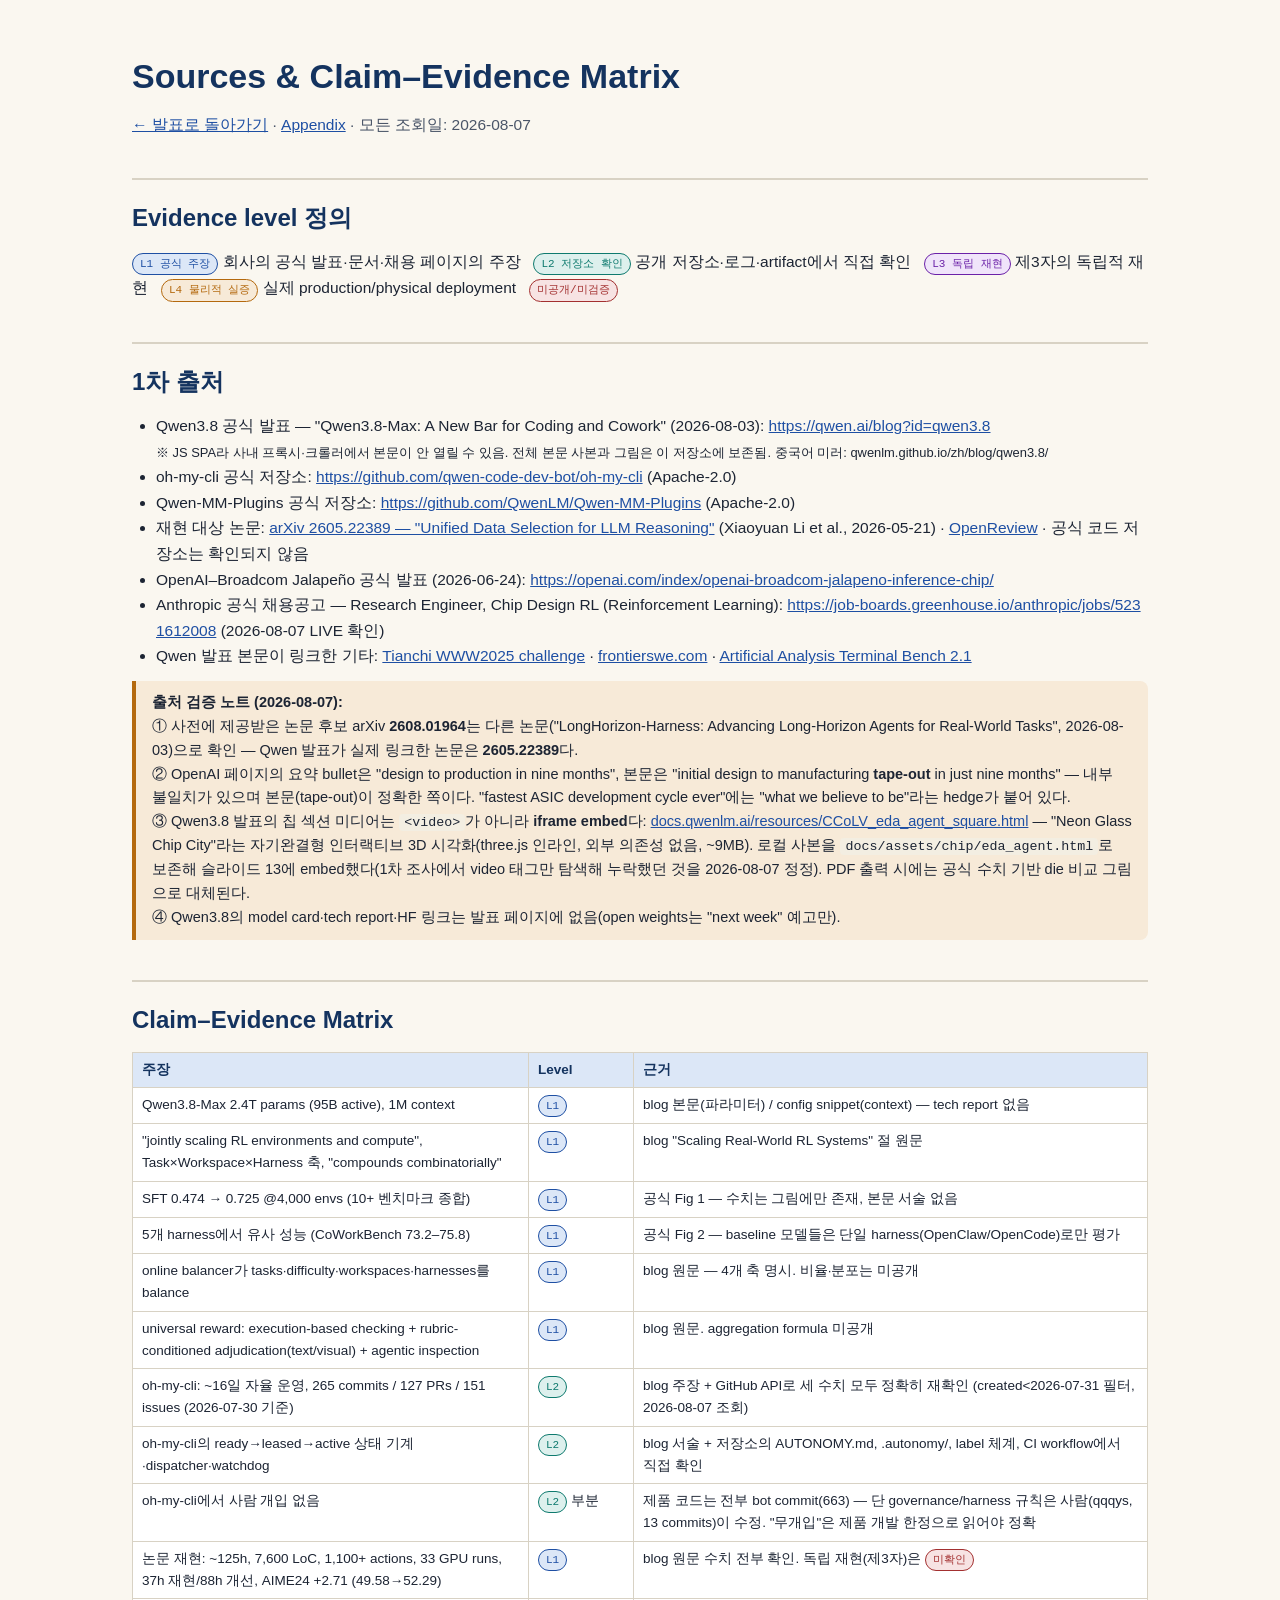
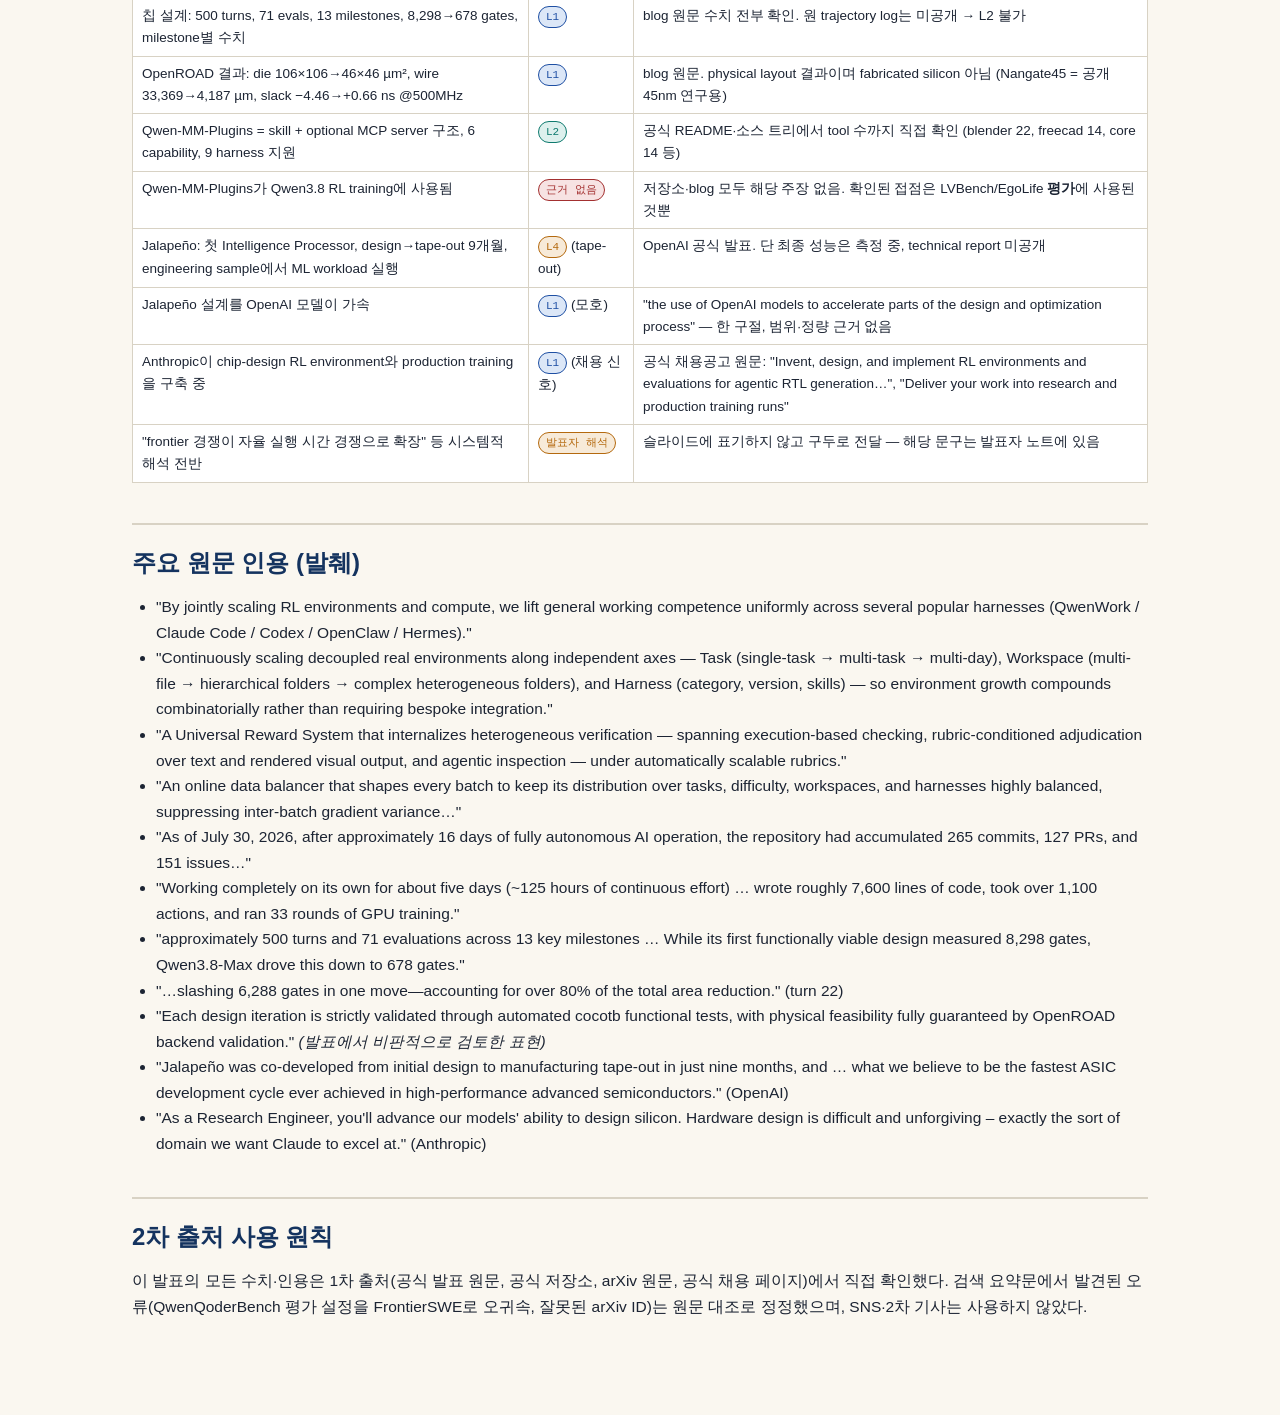
<file: docs/sources.html>
<!DOCTYPE html>
<html lang="ko">
<head>
<meta charset="utf-8">
<meta name="viewport" content="width=device-width, initial-scale=1">
<title>Sources — Qwen3.8 세미나</title>
<style>
:root { --ivory:#faf7f0; --ink:#1c2433; --ink-soft:#4a5568; --blue:#1e4fa3; --blue-deep:#14335f;
  --blue-soft:#dce7f7; --amber:#b4690e; --amber-soft:#f7ead8; --teal:#0e7a6e; --line:#d8d2c4; --red:#a33030; }
* { margin:0; padding:0; box-sizing:border-box; }
body { font-family:-apple-system,BlinkMacSystemFont,"Segoe UI","Pretendard","Apple SD Gothic Neo","Noto Sans KR",sans-serif;
  background:var(--ivory); color:var(--ink); line-height:1.65; }
main { max-width:1080px; margin:0 auto; padding:48px 32px 96px; }
h1 { color:var(--blue-deep); font-size:34px; margin-bottom:8px; }
h2 { color:var(--blue-deep); font-size:24px; margin:40px 0 12px; padding-top:18px; border-top:2px solid var(--line); }
p, li { font-size:15.5px; } ul, ol { padding-left:24px; margin-bottom:10px; }
table { border-collapse:collapse; width:100%; font-size:13.5px; margin:12px 0; }
th, td { border:1px solid var(--line); padding:6px 9px; text-align:left; vertical-align:top; }
th { background:var(--blue-soft); color:var(--blue-deep); }
td { background:#fff; }
a { color:var(--blue); word-break:break-all; }
code { font-family:ui-monospace,Menlo,monospace; font-size:.92em; background:#f3eee2; padding:1px 5px; border-radius:4px; }
.lv { display:inline-block; font-family:ui-monospace,Menlo,monospace; font-size:11px; padding:1px 7px; border-radius:12px; border:1px solid; white-space:nowrap; }
.l1 { color:var(--blue); border-color:var(--blue); background:var(--blue-soft); }
.l2 { color:var(--teal); border-color:var(--teal); background:#ddf0ed; }
.l3 { color:#6b21a8; border-color:#6b21a8; background:#f0e4fa; }
.l4 { color:var(--amber); border-color:var(--amber); background:var(--amber-soft); }
.open { color:var(--red); border-color:var(--red); background:#f7e3e3; }
.note { background:var(--amber-soft); border-left:4px solid var(--amber); padding:10px 16px; border-radius:0 8px 8px 0; margin:12px 0; font-size:14.5px; }
</style>
</head>
<body>
<main>
<h1>Sources &amp; Claim–Evidence Matrix</h1>
<p style="color:var(--ink-soft)"><a href="index.html">← 발표로 돌아가기</a> · <a href="appendix.html">Appendix</a> · 모든 조회일: 2026-08-07</p>

<h2>Evidence level 정의</h2>
<p>
<span class="lv l1">L1 공식 주장</span> 회사의 공식 발표·문서·채용 페이지의 주장 &nbsp;
<span class="lv l2">L2 저장소 확인</span> 공개 저장소·로그·artifact에서 직접 확인 &nbsp;
<span class="lv l3">L3 독립 재현</span> 제3자의 독립적 재현 &nbsp;
<span class="lv l4">L4 물리적 실증</span> 실제 production/physical deployment &nbsp;
<span class="lv open">미공개/미검증</span>
</p>

<h2>1차 출처</h2>
<ul>
<li>Qwen3.8 공식 발표 — "Qwen3.8-Max: A New Bar for Coding and Cowork" (2026-08-03): <a href="https://qwen.ai/blog?id=qwen3.8">https://qwen.ai/blog?id=qwen3.8</a><br>
<small>※ JS SPA라 사내 프록시·크롤러에서 본문이 안 열릴 수 있음. 전체 본문 사본과 그림은 이 저장소에 보존됨. 중국어 미러: qwenlm.github.io/zh/blog/qwen3.8/</small></li>
<li>oh-my-cli 공식 저장소: <a href="https://github.com/qwen-code-dev-bot/oh-my-cli">https://github.com/qwen-code-dev-bot/oh-my-cli</a> (Apache-2.0)</li>
<li>Qwen-MM-Plugins 공식 저장소: <a href="https://github.com/QwenLM/Qwen-MM-Plugins">https://github.com/QwenLM/Qwen-MM-Plugins</a> (Apache-2.0)</li>
<li>재현 대상 논문: <a href="https://arxiv.org/abs/2605.22389">arXiv 2605.22389 — "Unified Data Selection for LLM Reasoning"</a> (Xiaoyuan Li et al., 2026-05-21) · <a href="https://openreview.net/forum?id=heVn5cNfje">OpenReview</a> · 공식 코드 저장소는 확인되지 않음</li>
<li>OpenAI–Broadcom Jalapeño 공식 발표 (2026-06-24): <a href="https://openai.com/index/openai-broadcom-jalapeno-inference-chip/">https://openai.com/index/openai-broadcom-jalapeno-inference-chip/</a></li>
<li>Anthropic 공식 채용공고 — Research Engineer, Chip Design RL (Reinforcement Learning): <a href="https://job-boards.greenhouse.io/anthropic/jobs/5231612008">https://job-boards.greenhouse.io/anthropic/jobs/5231612008</a> (2026-08-07 LIVE 확인)</li>
<li>Qwen 발표 본문이 링크한 기타: <a href="https://tianchi.aliyun.com/competition/entrance/532277">Tianchi WWW2025 challenge</a> · <a href="https://www.frontierswe.com">frontierswe.com</a> · <a href="https://artificialanalysis.ai/evaluations/terminalbench-v2-1">Artificial Analysis Terminal Bench 2.1</a></li>
</ul>

<div class="note"><b>출처 검증 노트 (2026-08-07):</b><br>
① 사전에 제공받은 논문 후보 arXiv <b>2608.01964</b>는 다른 논문("LongHorizon-Harness: Advancing Long-Horizon Agents for Real-World Tasks", 2026-08-03)으로 확인 — Qwen 발표가 실제 링크한 논문은 <b>2605.22389</b>다.<br>
② OpenAI 페이지의 요약 bullet은 "design to production in nine months", 본문은 "initial design to manufacturing <b>tape-out</b> in just nine months" — 내부 불일치가 있으며 본문(tape-out)이 정확한 쪽이다. "fastest ASIC development cycle ever"에는 "what we believe to be"라는 hedge가 붙어 있다.<br>
③ Qwen3.8 발표의 칩 섹션 미디어는 <code>&lt;video&gt;</code>가 아니라 <b>iframe embed</b>다: <a href="https://docs.qwenlm.ai/resources/CCoLV_eda_agent_square.html">docs.qwenlm.ai/resources/CCoLV_eda_agent_square.html</a> — "Neon Glass Chip City"라는 자기완결형 인터랙티브 3D 시각화(three.js 인라인, 외부 의존성 없음, ~9MB). 로컬 사본을 <code>docs/assets/chip/eda_agent.html</code>로 보존해 슬라이드 13에 embed했다(1차 조사에서 video 태그만 탐색해 누락했던 것을 2026-08-07 정정). PDF 출력 시에는 공식 수치 기반 die 비교 그림으로 대체된다.<br>
④ Qwen3.8의 model card·tech report·HF 링크는 발표 페이지에 없음(open weights는 "next week" 예고만).</div>

<h2>Claim–Evidence Matrix</h2>
<table>
<tr><th>주장</th><th>Level</th><th>근거</th></tr>
<tr><td>Qwen3.8-Max 2.4T params (95B active), 1M context</td><td><span class="lv l1">L1</span></td><td>blog 본문(파라미터) / config snippet(context) — tech report 없음</td></tr>
<tr><td>"jointly scaling RL environments and compute", Task×Workspace×Harness 축, "compounds combinatorially"</td><td><span class="lv l1">L1</span></td><td>blog "Scaling Real-World RL Systems" 절 원문</td></tr>
<tr><td>SFT 0.474 → 0.725 @4,000 envs (10+ 벤치마크 종합)</td><td><span class="lv l1">L1</span></td><td>공식 Fig 1 — 수치는 그림에만 존재, 본문 서술 없음</td></tr>
<tr><td>5개 harness에서 유사 성능 (CoWorkBench 73.2–75.8)</td><td><span class="lv l1">L1</span></td><td>공식 Fig 2 — baseline 모델들은 단일 harness(OpenClaw/OpenCode)로만 평가</td></tr>
<tr><td>online balancer가 tasks·difficulty·workspaces·harnesses를 balance</td><td><span class="lv l1">L1</span></td><td>blog 원문 — 4개 축 명시. 비율·분포는 미공개</td></tr>
<tr><td>universal reward: execution-based checking + rubric-conditioned adjudication(text/visual) + agentic inspection</td><td><span class="lv l1">L1</span></td><td>blog 원문. aggregation formula 미공개</td></tr>
<tr><td>oh-my-cli: ~16일 자율 운영, 265 commits / 127 PRs / 151 issues (2026-07-30 기준)</td><td><span class="lv l2">L2</span></td><td>blog 주장 + GitHub API로 세 수치 모두 정확히 재확인 (created&lt;2026-07-31 필터, 2026-08-07 조회)</td></tr>
<tr><td>oh-my-cli의 ready→leased→active 상태 기계·dispatcher·watchdog</td><td><span class="lv l2">L2</span></td><td>blog 서술 + 저장소의 AUTONOMY.md, .autonomy/, label 체계, CI workflow에서 직접 확인</td></tr>
<tr><td>oh-my-cli에서 사람 개입 없음</td><td><span class="lv l2">L2</span> 부분</td><td>제품 코드는 전부 bot commit(663) — 단 governance/harness 규칙은 사람(qqqys, 13 commits)이 수정. "무개입"은 제품 개발 한정으로 읽어야 정확</td></tr>
<tr><td>논문 재현: ~125h, 7,600 LoC, 1,100+ actions, 33 GPU runs, 37h 재현/88h 개선, AIME24 +2.71 (49.58→52.29)</td><td><span class="lv l1">L1</span></td><td>blog 원문 수치 전부 확인. 독립 재현(제3자)은 <span class="lv open">미확인</span></td></tr>
<tr><td>칩 설계: 500 turns, 71 evals, 13 milestones, 8,298→678 gates, milestone별 수치</td><td><span class="lv l1">L1</span></td><td>blog 원문 수치 전부 확인. 원 trajectory log는 미공개 → L2 불가</td></tr>
<tr><td>OpenROAD 결과: die 106×106→46×46 µm², wire 33,369→4,187 µm, slack −4.46→+0.66 ns @500MHz</td><td><span class="lv l1">L1</span></td><td>blog 원문. physical layout 결과이며 fabricated silicon 아님 (Nangate45 = 공개 45nm 연구용)</td></tr>
<tr><td>Qwen-MM-Plugins = skill + optional MCP server 구조, 6 capability, 9 harness 지원</td><td><span class="lv l2">L2</span></td><td>공식 README·소스 트리에서 tool 수까지 직접 확인 (blender 22, freecad 14, core 14 등)</td></tr>
<tr><td>Qwen-MM-Plugins가 Qwen3.8 RL training에 사용됨</td><td><span class="lv open">근거 없음</span></td><td>저장소·blog 모두 해당 주장 없음. 확인된 접점은 LVBench/EgoLife <b>평가</b>에 사용된 것뿐</td></tr>
<tr><td>Jalapeño: 첫 Intelligence Processor, design→tape-out 9개월, engineering sample에서 ML workload 실행</td><td><span class="lv l4">L4</span> (tape-out)</td><td>OpenAI 공식 발표. 단 최종 성능은 측정 중, technical report 미공개</td></tr>
<tr><td>Jalapeño 설계를 OpenAI 모델이 가속</td><td><span class="lv l1">L1</span> (모호)</td><td>"the use of OpenAI models to accelerate parts of the design and optimization process" — 한 구절, 범위·정량 근거 없음</td></tr>
<tr><td>Anthropic이 chip-design RL environment와 production training을 구축 중</td><td><span class="lv l1">L1</span> (채용 신호)</td><td>공식 채용공고 원문: "Invent, design, and implement RL environments and evaluations for agentic RTL generation…", "Deliver your work into research and production training runs"</td></tr>
<tr><td>"frontier 경쟁이 자율 실행 시간 경쟁으로 확장" 등 시스템적 해석 전반</td><td><span class="lv l4" style="color:var(--amber)">발표자 해석</span></td><td>슬라이드에 표기하지 않고 구두로 전달 — 해당 문구는 발표자 노트에 있음</td></tr>
</table>

<h2>주요 원문 인용 (발췌)</h2>
<ul>
<li>"By jointly scaling RL environments and compute, we lift general working competence uniformly across several popular harnesses (QwenWork / Claude Code / Codex / OpenClaw / Hermes)."</li>
<li>"Continuously scaling decoupled real environments along independent axes — Task (single-task → multi-task → multi-day), Workspace (multi-file → hierarchical folders → complex heterogeneous folders), and Harness (category, version, skills) — so environment growth compounds combinatorially rather than requiring bespoke integration."</li>
<li>"A Universal Reward System that internalizes heterogeneous verification — spanning execution-based checking, rubric-conditioned adjudication over text and rendered visual output, and agentic inspection — under automatically scalable rubrics."</li>
<li>"An online data balancer that shapes every batch to keep its distribution over tasks, difficulty, workspaces, and harnesses highly balanced, suppressing inter-batch gradient variance…"</li>
<li>"As of July 30, 2026, after approximately 16 days of fully autonomous AI operation, the repository had accumulated 265 commits, 127 PRs, and 151 issues…"</li>
<li>"Working completely on its own for about five days (~125 hours of continuous effort) … wrote roughly 7,600 lines of code, took over 1,100 actions, and ran 33 rounds of GPU training."</li>
<li>"approximately 500 turns and 71 evaluations across 13 key milestones … While its first functionally viable design measured 8,298 gates, Qwen3.8-Max drove this down to 678 gates."</li>
<li>"…slashing 6,288 gates in one move—accounting for over 80% of the total area reduction." (turn 22)</li>
<li>"Each design iteration is strictly validated through automated cocotb functional tests, with physical feasibility fully guaranteed by OpenROAD backend validation." <em>(발표에서 비판적으로 검토한 표현)</em></li>
<li>"Jalapeño was co-developed from initial design to manufacturing tape-out in just nine months, and … what we believe to be the fastest ASIC development cycle ever achieved in high-performance advanced semiconductors." (OpenAI)</li>
<li>"As a Research Engineer, you'll advance our models' ability to design silicon. Hardware design is difficult and unforgiving – exactly the sort of domain we want Claude to excel at." (Anthropic)</li>
</ul>

<h2>2차 출처 사용 원칙</h2>
<p>이 발표의 모든 수치·인용은 1차 출처(공식 발표 원문, 공식 저장소, arXiv 원문, 공식 채용 페이지)에서 직접 확인했다. 검색 요약문에서 발견된 오류(QwenQoderBench 평가 설정을 FrontierSWE로 오귀속, 잘못된 arXiv ID)는 원문 대조로 정정했으며, SNS·2차 기사는 사용하지 않았다.</p>
</main>
</body>
</html>
</file>
<file: docs/demo/style.css>
:root {
  --bg: #f4f5f7;
  --surface: #ffffff;
  --surface-alt: #eef0f3;
  --text: #1a1d23;
  --text-muted: #5b6270;
  --border: #dde1e7;
  --accent: #3b5bfd;
  --shadow: 0 1px 3px rgba(20, 22, 30, 0.08), 0 1px 2px rgba(20, 22, 30, 0.06);
  --radius: 10px;
}

[data-theme="dark"] {
  --bg: #14161c;
  --surface: #1d2027;
  --surface-alt: #262a33;
  --text: #eceef2;
  --text-muted: #9aa1b0;
  --border: #333844;
  --accent: #7d94ff;
  --shadow: 0 1px 3px rgba(0, 0, 0, 0.4), 0 1px 2px rgba(0, 0, 0, 0.3);
}

* { box-sizing: border-box; }

body {
  margin: 0;
  font-family: -apple-system, BlinkMacSystemFont, 'Segoe UI', Roboto, Helvetica, Arial, sans-serif;
  background: var(--bg);
  color: var(--text);
  transition: background 0.15s ease, color 0.15s ease;
}

a { color: var(--accent); }

.topbar {
  display: flex;
  align-items: center;
  justify-content: space-between;
  padding: 14px 20px;
  background: var(--surface);
  border-bottom: 1px solid var(--border);
  position: sticky;
  top: 0;
  z-index: 10;
}

.brand {
  font-size: 1.25rem;
  font-weight: 800;
  text-decoration: none;
  color: var(--text);
}

#theme-toggle {
  border: 1px solid var(--border);
  background: var(--surface-alt);
  color: var(--text);
  border-radius: 999px;
  width: 36px;
  height: 36px;
  cursor: pointer;
  font-size: 1rem;
}

#app {
  max-width: 1080px;
  margin: 0 auto;
  padding: 20px;
}

h1 { font-size: 1.4rem; margin: 4px 0 2px; }

.status-line {
  color: var(--text-muted);
  font-size: 0.85rem;
  margin: 0 0 16px;
  min-height: 1.2em;
}

.controls {
  display: flex;
  flex-wrap: wrap;
  gap: 12px 20px;
  align-items: center;
  margin-bottom: 18px;
}

.control-group { display: flex; align-items: center; gap: 8px; flex-wrap: wrap; }
.control-group label { font-size: 0.85rem; color: var(--text-muted); }

select {
  background: var(--surface);
  color: var(--text);
  border: 1px solid var(--border);
  border-radius: 8px;
  padding: 6px 10px;
  font-size: 0.9rem;
}

.category-chips { gap: 6px; }

.chip {
  border: 1px solid var(--border);
  background: var(--surface);
  color: var(--text-muted);
  border-radius: 999px;
  padding: 5px 12px;
  font-size: 0.8rem;
  cursor: pointer;
}

.chip.active {
  background: var(--accent);
  border-color: var(--accent);
  color: #fff;
}

.card-grid {
  display: grid;
  grid-template-columns: repeat(auto-fill, minmax(300px, 1fr));
  gap: 16px;
}

.card {
  background: var(--surface);
  border: 1px solid var(--border);
  border-radius: var(--radius);
  padding: 16px;
  box-shadow: var(--shadow);
  display: flex;
  flex-direction: column;
  gap: 10px;
}

.card-title {
  margin: 0;
  font-size: 1.05rem;
  line-height: 1.35;
}
.card-title a { color: var(--text); text-decoration: none; }
.card-title a:hover { color: var(--accent); }

.card-summary { margin: 0; color: var(--text-muted); font-size: 0.88rem; line-height: 1.5; }

.badge {
  display: inline-flex;
  align-items: center;
  gap: 6px;
  font-size: 0.72rem;
  font-weight: 700;
  padding: 3px 9px;
  border-radius: 999px;
  width: fit-content;
  text-transform: uppercase;
  letter-spacing: 0.02em;
}
.badge-verified { background: #17663620; color: #1b8a4a; }
[data-theme="dark"] .badge-verified { color: #4ade80; }
.badge-official-claim { background: #1d4ed820; color: #2563eb; }
[data-theme="dark"] .badge-official-claim { color: #93c5fd; }
.badge-reported { background: #0f766e20; color: #0d9488; }
[data-theme="dark"] .badge-reported { color: #5eead4; }
.badge-disputed { background: #c2410c20; color: #ea580c; }
[data-theme="dark"] .badge-disputed { color: #fb923c; }
.badge-unverified { background: #57534e20; color: #78716c; }
[data-theme="dark"] .badge-unverified { color: #a8a29e; }

.verification-reason {
  font-size: 0.78rem;
  color: var(--text-muted);
  margin: 0;
}

.meta-row {
  display: flex;
  flex-wrap: wrap;
  gap: 6px;
  font-size: 0.72rem;
  color: var(--text-muted);
}
.platform-tag {
  background: var(--surface-alt);
  border-radius: 6px;
  padding: 2px 7px;
}

.score-list { display: flex; flex-direction: column; gap: 6px; }

.score-row { display: grid; grid-template-columns: 84px 1fr 34px; align-items: center; gap: 8px; font-size: 0.76rem; }
.score-row .score-label { color: var(--text-muted); }
.score-bar-track { background: var(--surface-alt); border-radius: 999px; height: 7px; overflow: hidden; }
.score-bar-fill { height: 100%; background: var(--accent); border-radius: 999px; }
.score-row .score-value { text-align: right; font-variant-numeric: tabular-nums; }
.score-row.mustknow .score-bar-fill { background: linear-gradient(90deg, var(--accent), #22c55e); }
.score-row.mustknow .score-label, .score-row.mustknow .score-value { font-weight: 700; color: var(--text); }

details.rationale { font-size: 0.72rem; color: var(--text-muted); }
details.rationale summary { cursor: pointer; color: var(--accent); }
details.rationale p { margin: 4px 0 0; }

.card-links {
  display: flex;
  gap: 12px;
  font-size: 0.8rem;
  margin-top: auto;
}

/* Detail view */
#detail-view { display: flex; flex-direction: column; gap: 18px; }
.back-link { font-size: 0.85rem; text-decoration: none; }
.detail-header { display: flex; flex-direction: column; gap: 8px; }
.detail-scores {
  display: grid;
  grid-template-columns: repeat(auto-fit, minmax(220px, 1fr));
  gap: 12px;
}
.score-card {
  background: var(--surface);
  border: 1px solid var(--border);
  border-radius: var(--radius);
  padding: 12px 14px;
}
.score-card h3 { margin: 0 0 6px; font-size: 0.85rem; }
.score-card .big-value { font-size: 1.6rem; font-weight: 800; }
.score-card p { font-size: 0.78rem; color: var(--text-muted); margin: 6px 0 0; }

.panel {
  background: var(--surface);
  border: 1px solid var(--border);
  border-radius: var(--radius);
  padding: 16px;
}
.panel h2 { margin: 0 0 10px; font-size: 1rem; }

.timeline { list-style: none; margin: 0; padding: 0; display: flex; flex-direction: column; gap: 10px; }
.timeline li { border-left: 2px solid var(--border); padding-left: 12px; font-size: 0.85rem; }
.timeline time { display: block; color: var(--text-muted); font-size: 0.72rem; }

.platform-block { margin-bottom: 12px; }
.platform-block h3 { font-size: 0.82rem; margin: 0 0 6px; text-transform: uppercase; color: var(--text-muted); }
.reaction-item { font-size: 0.85rem; margin: 3px 0; }

.source-list { list-style: none; margin: 0; padding: 0; display: flex; flex-direction: column; gap: 8px; }
.source-list li { font-size: 0.85rem; border-bottom: 1px dashed var(--border); padding-bottom: 8px; }
.source-list .source-meta { color: var(--text-muted); font-size: 0.72rem; }

.site-footer {
  max-width: 1080px;
  margin: 24px auto 40px;
  padding: 0 20px;
  color: var(--text-muted);
  font-size: 0.78rem;
}

.error-box, .empty-box {
  background: var(--surface);
  border: 1px dashed var(--border);
  border-radius: var(--radius);
  padding: 20px;
  color: var(--text-muted);
  text-align: center;
}

@media (max-width: 640px) {
  .score-row { grid-template-columns: 68px 1fr 30px; }
  .card-grid { grid-template-columns: 1fr; }
}
</file>
